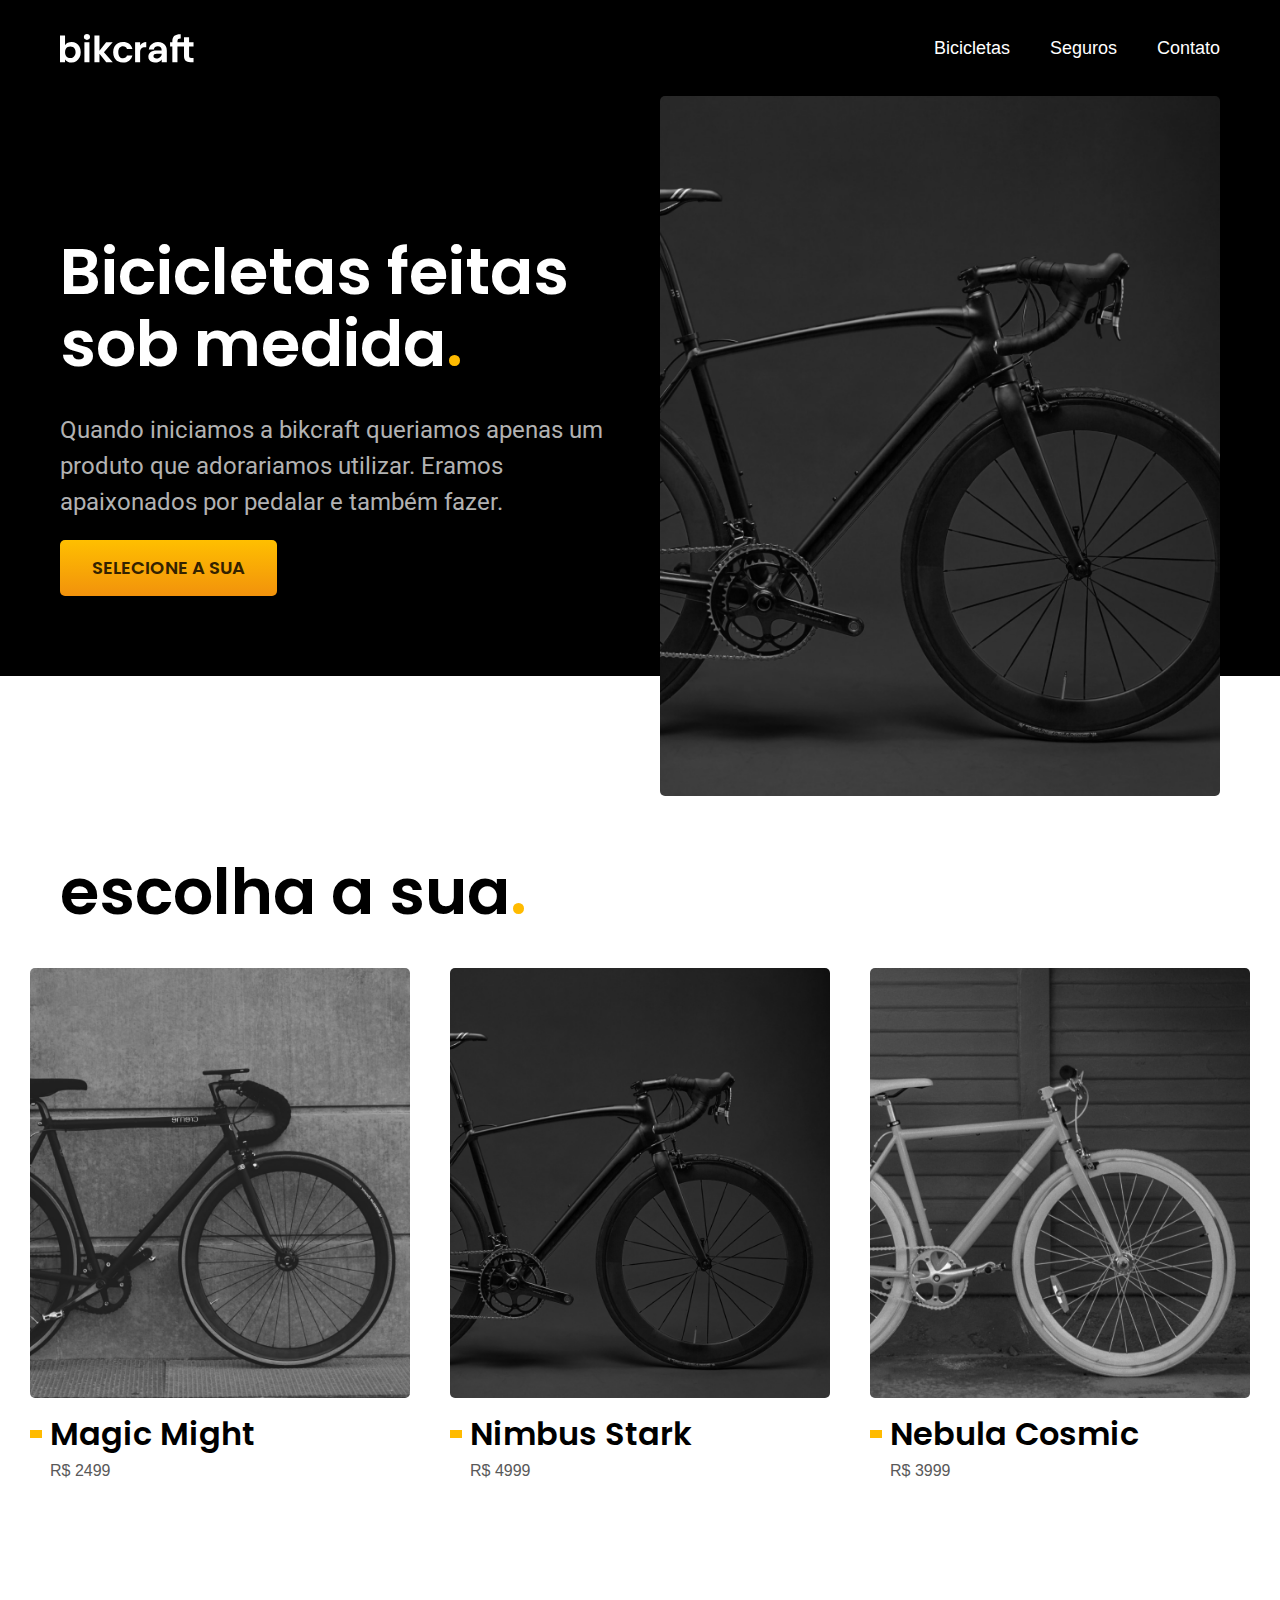
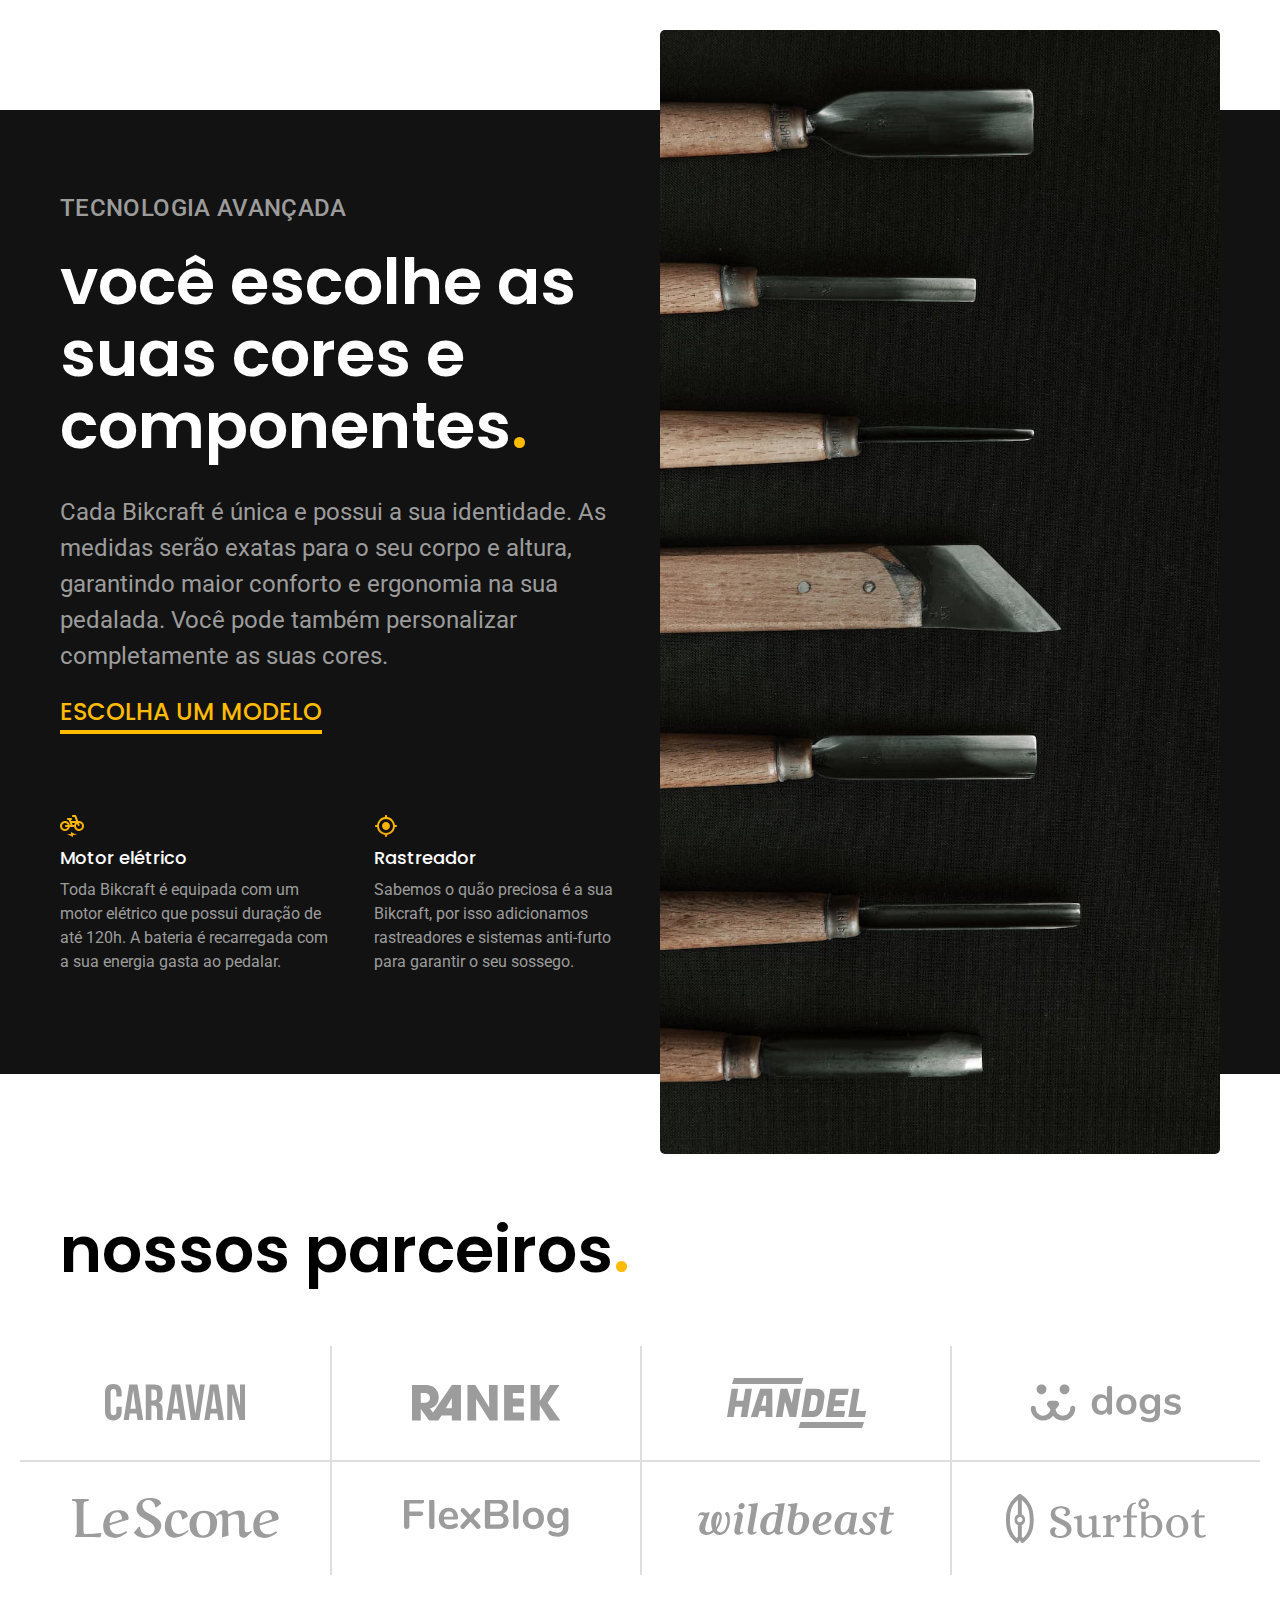
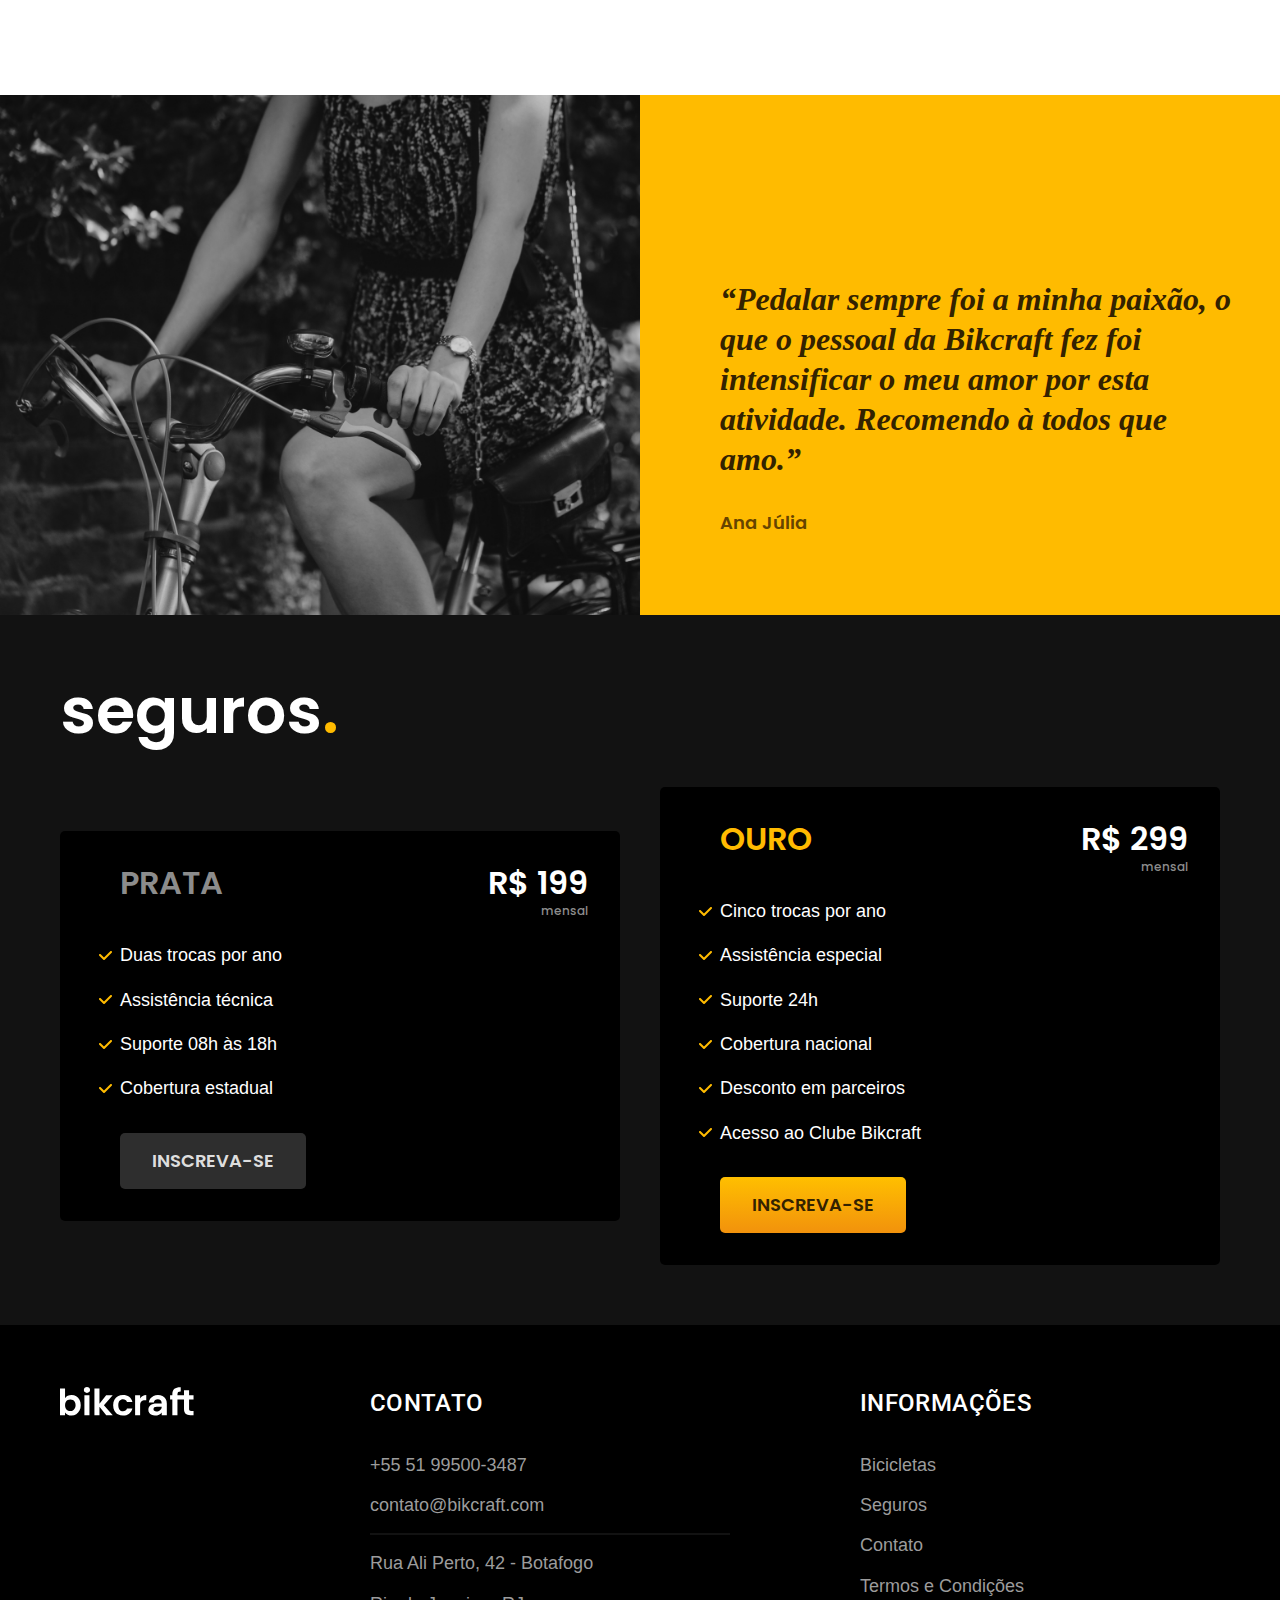
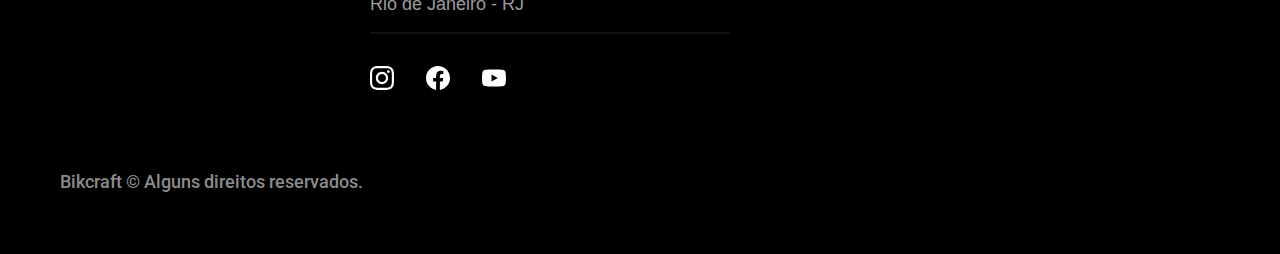
<file: index.html>
<!DOCTYPE html>
<html lang="pt-br">

<head>
    <meta charset="UTF-8">
    <meta name="viewport" content="width=device-width, initial-scale=1.0">
    <title>Bikcraft - Bicicletas Elétricas</title>
    <meta name="description"
        content="Bicicletas elétricas de alta precisão e qualidade,  feitas sob medida para o cliente. Explore o mundo na sua velocidade com a Bikcraft.">

    <link rel="icon" href="./img/favicon.svg" type="image/svg+xml">

    <link rel="preload" href="./estilos/style.min.css" as="style">
    <link rel="stylesheet" href="./estilos/style.min.css">

    <link rel="preconnect" href="https://fonts.googleapis.com">
    <link rel="preconnect" href="https://fonts.gstatic.com" crossorigin>
    <link href="https://fonts.googleapis.com/css2?family=Poppins:wght@400;600&family=Roboto:wght@400;500&display=swap"
        rel="stylesheet">

    <script>document.documentElement.classList.add('js');</script>
</head>

<body>
    <header class="header-bg">
        <div class="container header">
            <a href="./"><img src="img/bikcraft.svg" width="136" height="32" alt="bikcraft"></a>
            <nav aria-label="primaria">
                <ul class="header-menu font-1-m cor-branco">
                    <li><a href="./bicicletas.html">Bicicletas</a></li>
                    <li><a href="./seguros.html">Seguros</a></li>
                    <li><a href="./contato.html">Contato</a></li>
                </ul>
            </nav>
        </div>
    </header>

    <main class="introducao-bg">
        <div class="container introducao">
            <div class="introducao-conteudo">
                <h1 class="font-1-xxl cor-branco fadeInDown" data-anime="200">Bicicletas feitas sob medida<span
                        class="font-1-xxl cor-p1">.</span>
                </h1>
                <p class="font-2-l fadeInDown" data-anime="400">Quando iniciamos a bikcraft queriamos apenas um produto
                    que adorariamos utilizar.
                    Eramos apaixonados por pedalar e também fazer.</p>
                <a href="./bicicletas.html" class="botao fadeInDown" data-anime="600">Selecione a sua</a>
            </div>
            <picture data-anime="800" class="fadeInDown">
                <source media="(max-width: 800px)" srcset="./img/bicicletas/nimbus.jpg">
                <img src="img/fotos/introducao.jpg" width="1280" height="1600" alt="Bicicleta elétrica preta">
            </picture>
        </div>
    </main>

    <article class="bicicletas-lista">
        <h2 class="font-1-xxl container">escolha a sua<span class="cor-p1 font-1-xxl">.</span></h2>

        <ul>
            <li>
                <a href="./bicicletas/magic.html">
                    <img src="img/bicicletas/magic-home.jpg" width="920" height="1040" alt="Bicicleta preta">
                    <h3 class="font-1-xl">Magic Might</h3>
                    <span class="font-2-n cor-8">R$ 2499</span>
                </a>
            </li>
            <li>
                <a href="./bicicletas/nimbus.html">
                    <img src="img/bicicletas/nimbus-home.jpg" width="920" height="1040" alt="Bicicleta preta">
                    <h3 class="font-1-xl">Nimbus Stark</h3>
                    <span class="font-2-n cor-8">R$ 4999</span>
                </a>
            </li>
            <li>
                <a href="./bicicletas/nebula.html">
                    <img src="img/bicicletas/nebula-home.jpg" width="920" height="1040" alt="Bicicleta preta">
                    <h3 class="font-1-xl">Nebula Cosmic</h3>
                    <span class="font-2-n cor-8">R$ 3999</span>
                </a>
            </li>
        </ul>
    </article>

    <article class="tecnologia-bg">
        <div class="container tecnologia">
            <div class="tecnologia-conteudo">
                <span class="font-2-l-b cor-5">Tecnologia avançada</span>
                <h2 class="font-1-xxl cor-branco">você escolhe as suas cores e componentes<span
                        class="cor-p1 font-1-xxl">.</span></h2>
                <p class="font-2-l cor-5">Cada Bikcraft é única e possui a sua identidade. As medidas serão exatas para
                    o seu corpo e altura, garantindo maior conforto e ergonomia na sua pedalada. Você pode também
                    personalizar completamente as suas cores.</p>
                <a href="./bicicletas.html" class="link">Escolha um modelo</a>
                <div class="tecnologia-vantangens">
                    <div>
                        <img src="img/icones/eletrica.svg" width="24" height="24" alt="">
                        <h3 class="font-1-m cor-branco">Motor elétrico</h3>
                        <p class="font-2-s cor-5">Toda Bikcraft é equipada com um motor elétrico que possui duração de
                            até 120h. A bateria é recarregada com a sua energia gasta ao pedalar.</p>
                    </div>
                    <div>
                        <img src="img/icones/rastreador.svg" width="24" height="24" alt="">
                        <h3 class="font-1-m cor-branco">Rastreador</h3>
                        <p class="font-2-s cor-5">Sabemos o quão preciosa é a sua Bikcraft, por isso adicionamos
                            rastreadores e sistemas anti-furto para garantir o seu sossego.</p>
                    </div>
                </div>
            </div>
            <div class="tecnologia-img">
                <img src="img/fotos/tecnologia.jpg" width="1200" height="1920" alt="">
            </div>
        </div>
    </article>

    <section class="parceiros" aria-label="Nossos Parceiros">
        <h2 class="container font-1-xxl">nossos parceiros<span class="cor-p1 font-1-xxl">.</span></h2>

        <ul>
            <li><img src="img/parceiros/caravan.svg" width="140" height="38" alt="caravan"></li>
            <li><img src="img/parceiros/ranek.svg" width="149" height="36" alt="ranek"></li>
            <li><img src="img/parceiros/handel.svg" width="139" height="50" alt="handel"></li>
            <li><img src="img/parceiros/dogs.svg" width="152" height="39" alt="dogs"></li>
            <li><img src="img/parceiros/lescone.svg" width="208" height="31" alt="lescone"></li>
            <li><img src="img/parceiros/flexblog.svg" width="165" height="38" alt="flexblog"></li>
            <li><img src="img/parceiros/wildbeast.svg" width="196" height="34" alt="wildbeast"></li>
            <li><img src="img/parceiros/surfbot.svg" width="200" height="49" alt="surfbot"></li>
        </ul>
    </section>

    <section class="depoimento" aria-label="Depoimento">
        <div>
            <img src="img/fotos/depoimento.jpg" width="1560" height="1360"
                alt="pessoa pedalando uma bicicleta bikcraft">
        </div>
        <div class="depoimento-conteudo">
            <blockquote class="font-1-xl cor-p5">
                <p>“Pedalar sempre foi a minha paixão, o que o pessoal da Bikcraft fez foi intensificar o meu amor por
                    esta atividade. Recomendo à todos que amo.”</p>
            </blockquote>
            <span class="font-1-m-b cor-p4">Ana Júlia</span>
        </div>
    </section>

    <article class="seguros-bg">
        <div class="container seguros">
            <h2 class="font-1-xxl cor-branco">seguros<span class="cor-p1 font-1-xxl">.</span></h2>
            <div class="seguros-itens">
                <h3 class="font-1-xl cor-6">PRATA</h3>
                <span class="font-1-xl cor-branco">R$ 199 <span class="font-1-xs cor-6">mensal</span></span>
                <ul class="font-2-m cor-branco">
                    <li>Duas trocas por ano</li>
                    <li>Assistência técnica</li>
                    <li>Suporte 08h às 18h</li>
                    <li>Cobertura estadual</li>
                </ul>
                <a href="./orcamento.html" class="botao botao-02">Inscreva-se</a>
            </div>
            <div class="seguros-itens">
                <h3 class="font-1-xl cor-p1">OURO</h3>
                <span class="font-1-xl cor-branco">R$ 299 <span class="font-1-xs cor-6">mensal</span></span>
                <ul class="font-2-m cor-branco">
                    <li>Cinco trocas por ano</li>
                    <li>Assistência especial</li>
                    <li>Suporte 24h</li>
                    <li>Cobertura nacional</li>
                    <li>Desconto em parceiros</li>
                    <li>Acesso ao Clube Bikcraft </li>
                </ul>
                <a href="./orcamento.html" class="botao">Inscreva-se</a>
            </div>
        </div>
    </article>

    <footer class="footer-bg">
        <div class="footer container">
            <img src="img/bikcraft.svg" width="136" height="32" alt="Bikcraft">
            <div class="footer-contato">
                <h3 class="font-2-l-b cor-branco">Contato</h3>
                <ul class="font-2-m cor-5">
                    <li><a href="tel:+5551995003487">+55 51 99500-3487</a></li>
                    <li><a href="mailto:contato@bikcraft.com">contato@bikcraft.com</a></li>
                    <li>Rua Ali Perto, 42 - Botafogo</li>
                    <li>Rio de Janeiro - RJ</li>
                </ul>
                <div class="footer-redes">
                    <a href="/">
                        <img src="img/redes/instagram.svg" width="24" height="24" alt="Instagram">
                    </a>
                    <a href="/">
                        <img src="img/redes/facebook.svg" width="24" height="24" alt="Facebook">
                    </a>
                    <a href="/">
                        <img src="img/redes/youtube.svg" width="24" height="24" alt="Youtube">
                    </a>
                </div>
            </div>
            <div class="footer-informacoes">
                <h3 class="font-2-l-b cor-branco">Informações</h3>
                <nav>
                    <ul class="font-1-m cor-5">
                        <li><a href="./bicicletas.html">Bicicletas</a></li>
                        <li><a href="./seguros.html">Seguros</a></li>
                        <li><a href="./contato.html">Contato</a></li>
                        <li><a href="./termos.html">Termos e Condições</a></li>
                    </ul>
                </nav>
            </div>
            <p class="footer-copy font-2-m cor-6">Bikcraft © Alguns direitos reservados.</p>
        </div>

    </footer>

    <script src="./js/plugins/simple-anime.js"></script>
    <script src="./js/script.js"></script>

</body>

</html>
</file>
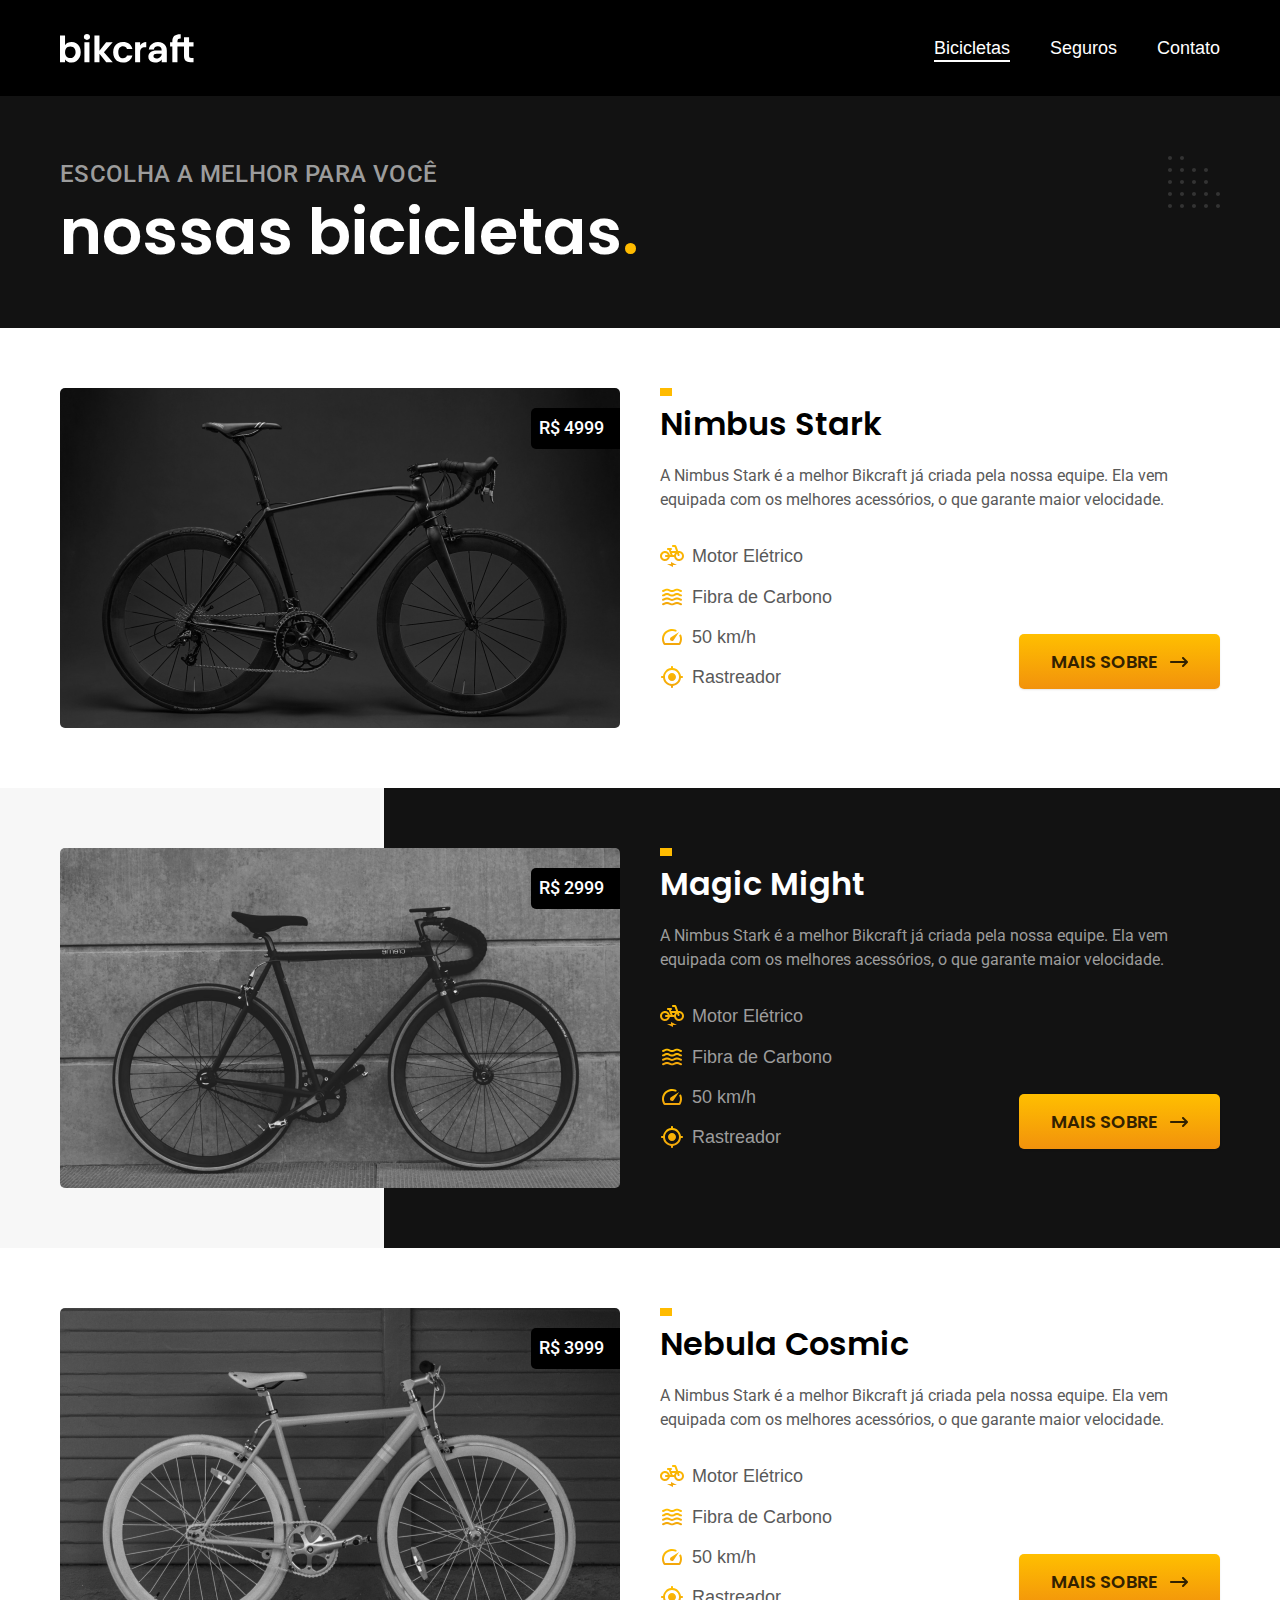
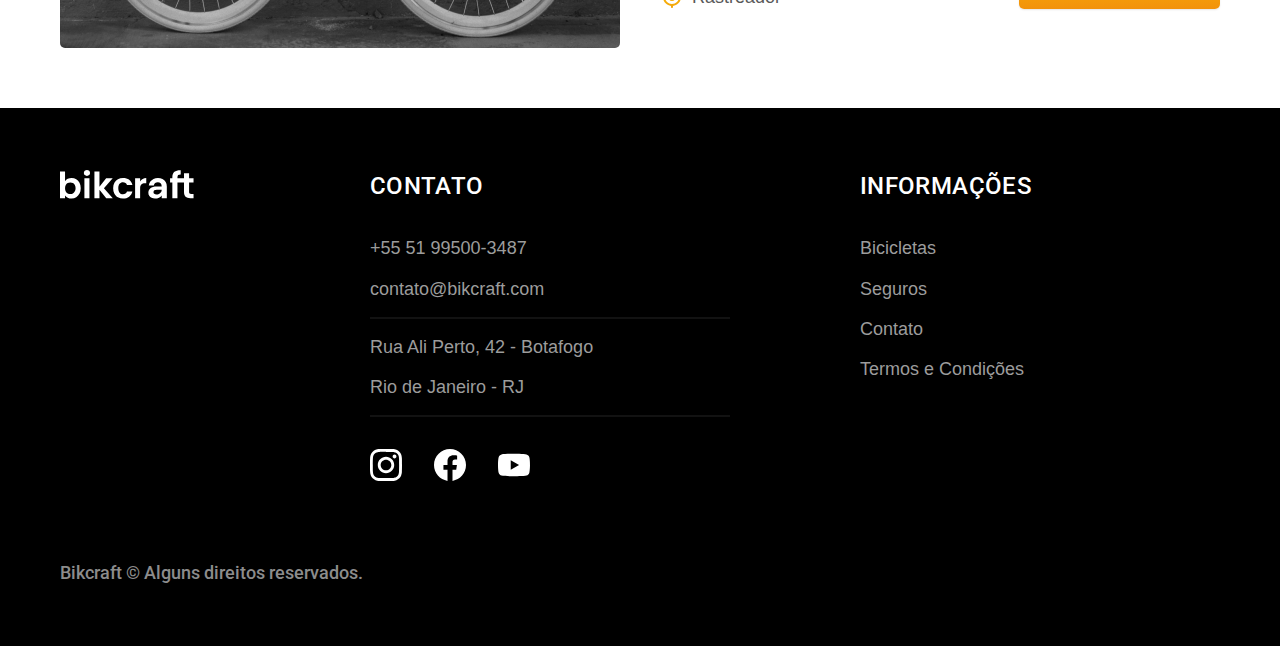
<file: bicicletas.html>
<!DOCTYPE html>
<html lang="pt-br">

<head>
    <meta charset="UTF-8">
    <meta name="viewport" content="width=device-width, initial-scale=1.0">
    <title>Bicicletas | Bikcraft</title>
    <meta name="description" content="Bicicletas personalizadas da Bikcraft para você, aproveite e escolha a sua!">

    <link rel="icon" href="./img/favicon.svg" type="image/svg+xml">

    <link rel="preload" href="./estilos/style.min.css" as="style">
    <link rel="stylesheet" href="./estilos/style.min.css">

    <link rel="preconnect" href="https://fonts.googleapis.com">
    <link rel="preconnect" href="https://fonts.gstatic.com" crossorigin>
    <link href="https://fonts.googleapis.com/css2?family=Poppins:wght@400;600&family=Roboto:wght@400;500&display=swap"
        rel="stylesheet">
    <script>document.documentElement.classList.add('js');</script>
</head>

<body id="bicicletas">
    <header class="header-bg">
        <div class="container header">
            <a href="./"><img src="img/bikcraft.svg" alt="bikcraft"></a>
            <nav aria-label="primaria">
                <ul class="header-menu font-1-m cor-branco">
                    <li><a href="./bicicletas.html">Bicicletas</a></li>
                    <li><a href="./seguros.html">Seguros</a></li>
                    <li><a href="./contato.html">Contato</a></li>
                </ul>
            </nav>
        </div>
    </header>

    <main>
        <div class="titulo-bg">
            <div class="titulo container">
                <p class="font-2-l-b cor-5">Escolha a melhor para você</p>
                <h1 class="font-1-xxl cor-branco">nossas bicicletas<span class="cor-p1 font-1-xxl">.</span></h1>
            </div>
        </div>

        <div class="bicicletas-bg">
            <div class="bicicletas container">
                <div class="bicicletas-img">
                    <img src="img/bicicletas/nimbus.jpg" alt="bicicleta preta">
                    <span class="font-2-m cor-branco">R$ 4999</span>
                </div>
                <div class="bicicletas-conteudo">
                    <h2 class="font-1-xl">Nimbus Stark</h2>
                    <p class="font-2-s cor-8">A Nimbus Stark é a melhor Bikcraft já criada pela nossa equipe. Ela vem
                        equipada com os melhores acessórios, o que garante maior velocidade.</p>
                    <ul class="font-1-m cor-8">
                        <li>
                            <img src="img/icones/eletrica.svg" alt="">
                            Motor Elétrico
                        </li>
                        <li>
                            <img src="img/icones/carbono.svg" alt="">
                            Fibra de Carbono
                        </li>
                        <li>
                            <img src="img/icones/velocidade.svg" alt="">
                            50 km/h
                        </li>
                        <li>
                            <img src="img/icones/rastreador.svg" alt="">
                            Rastreador
                        </li>
                    </ul>
                    <a href="./bicicletas/nimbus.html" class="botao seta">Mais Sobre</a>
                </div>


            </div>
        </div>

        <div class="bicicletas-bg">
            <div class="bicicletas container">
                <div class="bicicletas-img">
                    <img src="img/bicicletas/magic.jpg" alt="bicicleta preta">
                    <span class="font-2-m cor-branco">R$ 2999</span>
                </div>
                <div class="bicicletas-conteudo">
                    <h2 class="font-1-xl cor-branco">Magic Might</h2>
                    <p class="font-2-s cor-5">A Nimbus Stark é a melhor Bikcraft já criada pela nossa equipe. Ela vem
                        equipada com os melhores acessórios, o que garante maior velocidade.</p>
                    <ul class="font-1-m cor-5">
                        <li>
                            <img src="img/icones/eletrica.svg" alt="">
                            Motor Elétrico
                        </li>
                        <li>
                            <img src="img/icones/carbono.svg" alt="">
                            Fibra de Carbono
                        </li>
                        <li>
                            <img src="img/icones/velocidade.svg" alt="">
                            50 km/h
                        </li>
                        <li>
                            <img src="img/icones/rastreador.svg" alt="">
                            Rastreador
                        </li>
                    </ul>
                    <a href="./bicicletas/magic.html" class="botao seta">Mais Sobre</a>
                </div>


            </div>
        </div>

        <div class="bicicletas-bg">
            <div class="bicicletas container">
                <div class="bicicletas-img">
                    <img src="img/bicicletas/nebula.jpg" alt="bicicleta preta">
                    <span class="font-2-m cor-branco">R$ 3999</span>
                </div>
                <div class="bicicletas-conteudo">
                    <h2 class="font-1-xl">Nebula Cosmic</h2>
                    <p class="font-2-s cor-8">A Nimbus Stark é a melhor Bikcraft já criada pela nossa equipe. Ela vem
                        equipada com os melhores acessórios, o que garante maior velocidade.</p>
                    <ul class="font-1-m cor-8">
                        <li>
                            <img src="img/icones/eletrica.svg" alt="">
                            Motor Elétrico
                        </li>
                        <li>
                            <img src="img/icones/carbono.svg" alt="">
                            Fibra de Carbono
                        </li>
                        <li>
                            <img src="img/icones/velocidade.svg" alt="">
                            50 km/h
                        </li>
                        <li>
                            <img src="img/icones/rastreador.svg" alt="">
                            Rastreador
                        </li>
                    </ul>
                    <a href="./bicicletas/nebula.html" class="botao seta">Mais Sobre</a>
                </div>


            </div>
        </div>

    </main>

    <footer class="footer-bg">
        <div class="footer container">
            <img src="img/bikcraft.svg" alt="Bikcraft">
            <div class="footer-contato">
                <h3 class="font-2-l-b cor-branco">Contato</h3>
                <ul class="font-2-m cor-5">
                    <li><a href="tel:+5551995003487">+55 51 99500-3487</a></li>
                    <li><a href="mailto:contato@bikcraft.com">contato@bikcraft.com</a></li>
                    <li>Rua Ali Perto, 42 - Botafogo</li>
                    <li>Rio de Janeiro - RJ</li>
                </ul>
                <div class="footer-redes">
                    <a href="/">
                        <img src="img/redes/instagram.svg" alt="Instagram">
                    </a>
                    <a href="/">
                        <img src="img/redes/facebook.svg" alt="Facebook">
                    </a>
                    <a href="/">
                        <img src="img/redes/youtube.svg" alt="Youtube">
                    </a>
                </div>
            </div>
            <div class="footer-informacoes">
                <h3 class="font-2-l-b cor-branco">Informações</h3>
                <nav>
                    <ul class="font-1-m cor-5">
                        <li><a href="./bicicletas.html">Bicicletas</a></li>
                        <li><a href="./seguros.html">Seguros</a></li>
                        <li><a href="./contato.html">Contato</a></li>
                        <li><a href="./termos.html">Termos e Condições</a></li>
                    </ul>
                </nav>
            </div>
            <p class="footer-copy font-2-m cor-6">Bikcraft © Alguns direitos reservados.</p>
        </div>

    </footer>
    <script src="./js/script.js"></script>
</body>

</html>
</file>
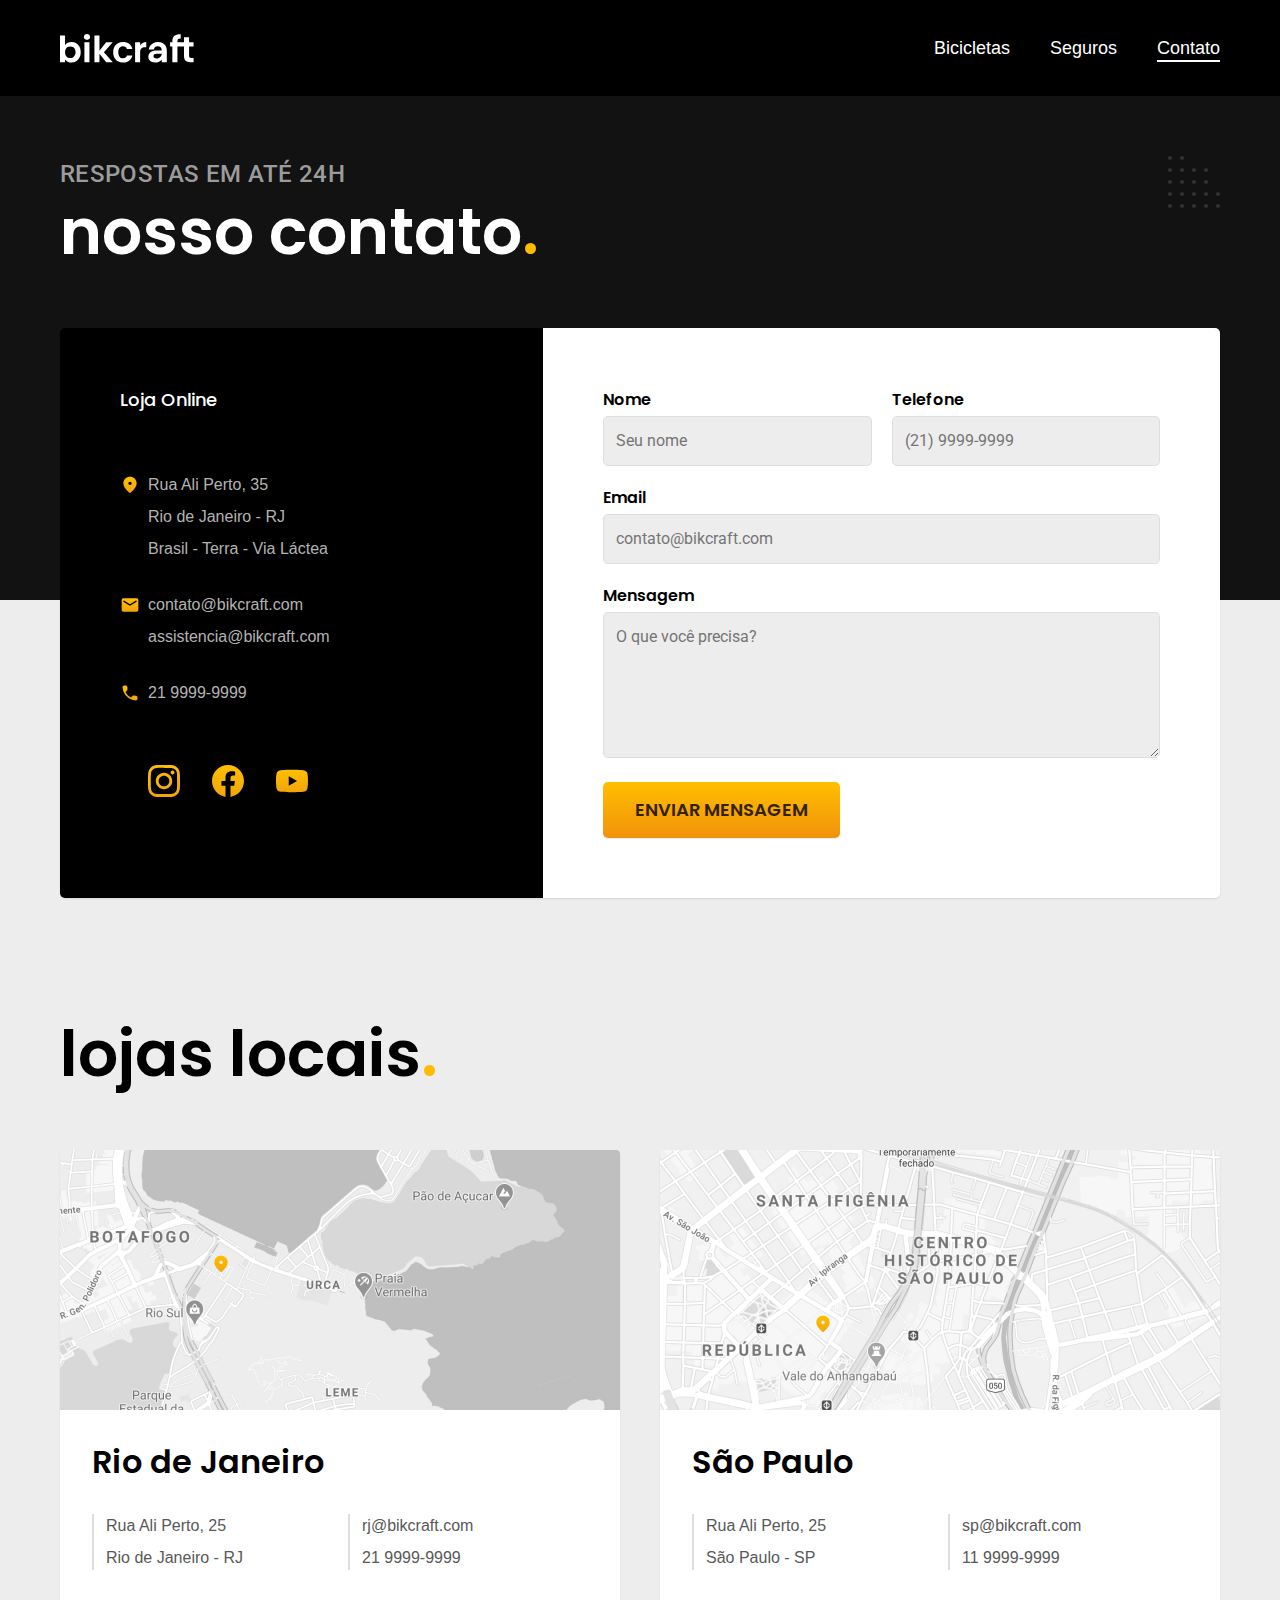
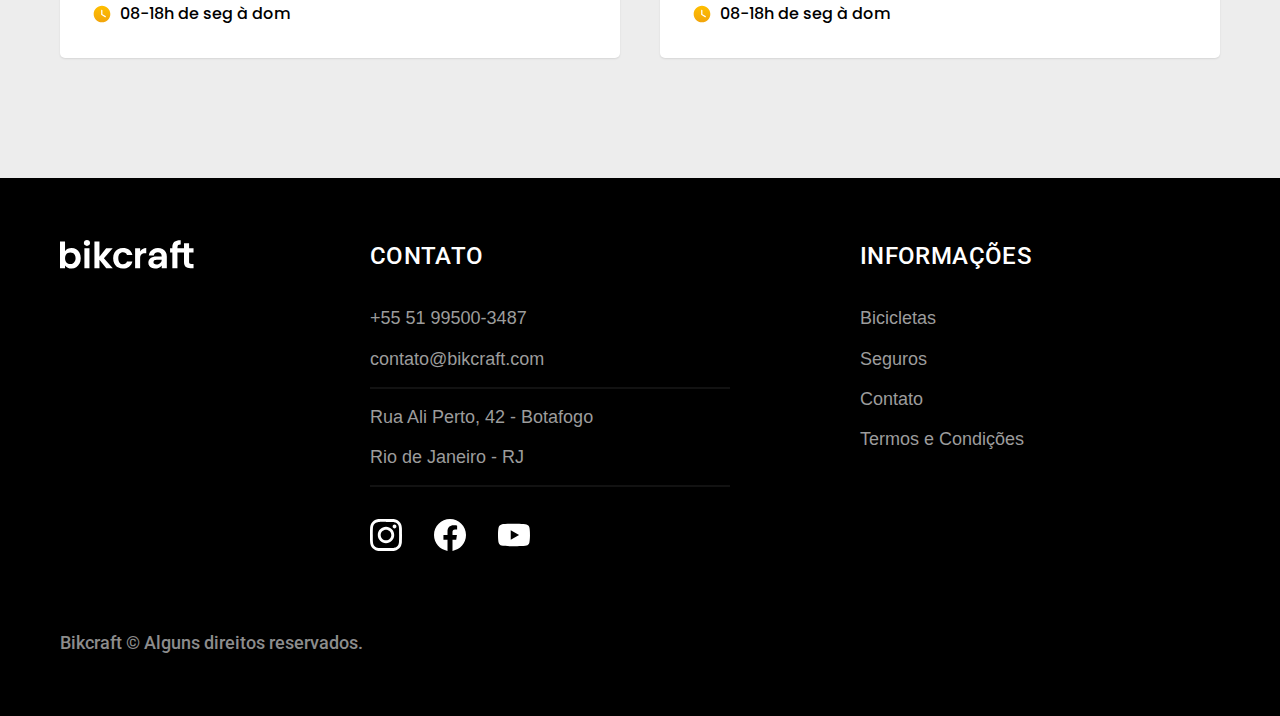
<file: contato.html>
<!DOCTYPE html>
<html lang="pt-br">

<head>
    <meta charset="UTF-8">
    <meta name="viewport" content="width=device-width, initial-scale=1.0">
    <title>Contatos | Bikcraft</title>
    <meta name="description" content="Contatos.">

    <link rel="icon" href="./img/favicon.svg" type="image/svg+xml">

    <link rel="preload" href="./estilos/style.min.css" as="style">
    <link rel="stylesheet" href="./estilos/style.min.css">

    <link rel="preconnect" href="https://fonts.googleapis.com">
    <link rel="preconnect" href="https://fonts.gstatic.com" crossorigin>
    <link href="https://fonts.googleapis.com/css2?family=Poppins:wght@400;600&family=Roboto:wght@400;500&display=swap"
        rel="stylesheet">
    <script>document.documentElement.classList.add('js');</script>
</head>

<body id="contato">
    <header class="header-bg">
        <div class="container header">
            <a href="./"><img src="img/bikcraft.svg" alt="bikcraft"></a>
            <nav aria-label="primaria">
                <ul class="header-menu font-1-m cor-branco">
                    <li><a href="./bicicletas.html">Bicicletas</a></li>
                    <li><a href="./seguros.html">Seguros</a></li>
                    <li><a href="./contato.html">Contato</a></li>
                </ul>
            </nav>
        </div>
    </header>

    <main>
        <div class="titulo-bg">
            <div class="titulo container">
                <p class="font-2-l-b cor-5">Respostas em até 24h</p>
                <h1 class="font-1-xxl cor-branco">nosso contato<span class="cor-p1 font-1-xxl">.</span></h1>
            </div>
        </div>

        <div class="contato container">
            <section aria-label="Endereço" class="contato-dados">
                <h2 class="font-1-m cor-branco">Loja Online</h2>
                <div class="contato-endereco font-2-s cor-4">
                    <p>Rua Ali Perto, 35</p>
                    <p>Rio de Janeiro - RJ</p>
                    <p>Brasil - Terra - Via Láctea</p>
                </div>
                <address class="contato-meios font-2-s cor-4">
                    <a href="mailto:contato@bikcraft.com">contato@bikcraft.com</a>
                    <a href="mailto:assistencia@bikcraft.com">assistencia@bikcraft.com</a>
                    <a href="tel:+552199999999">21 9999-9999</a>
                </address>
                <div class="contato-redes">
                    <a href="./">
                        <img src="img/redes/instagram-p.svg" alt="Instagram">
                    </a>
                    <a href="./">
                        <img src="img/redes/facebook-p.svg" alt="Facebook">
                    </a>
                    <a href="./">
                        <img src="img/redes/youtube-p.svg" alt="Youtube">
                    </a>
                </div>
            </section>

            <section aria-label="Formulário" class="contato-formulario">
                <form class="form" action="./contato.html">
                    <div>
                        <label for="nome">Nome</label>
                        <input type="text" id="nome" name="nome" placeholder="Seu nome">
                    </div>
                    <div>
                        <label for="telefone">Telefone</label>
                        <input type="text" id="telefone" name="telefone" placeholder="(21) 9999-9999">
                    </div>
                    <div class="col-2 ">
                        <label for="email">Email</label>
                        <input type="email" id="email" name="email" placeholder="contato@bikcraft.com">
                    </div>
                    <div class="col-2 ">
                        <label for="mensagem">Mensagem</label>
                        <textarea name="mensagem" id="mensagem" rows="5" placeholder="O que você precisa?"></textarea>
                    </div>
                    <button class="botao col-2 ">Enviar Mensagem</button>
                </form>
            </section>
        </div>
    </main>

    <article class="lojas container">
        <h2 class="font-1-xxl">lojas locais<span class="cor-p1 font-1-xxl">.</span></h2>
        <div class="lojas-item">
            <img src="./img/lojas/rj.jpg" alt="mapa marcando o endereço Rua Ali Perto, 25 - Rio de Janeiro - RJ">
            <div class="lojas-conteudo">
                <h3 class="font-1-xl">Rio de Janeiro</h3>
                <div class="lojas-dados font-2-s cor-8">
                    <p>Rua Ali Perto, 25</p>
                    <p>Rio de Janeiro - RJ</p>
                </div>
                <div class="lojas-dados font-2-s cor-8">
                    <a href="mailto:rj@bikcraft.com">rj@bikcraft.com</a>
                    <a href="tel:+552199999999">21 9999-9999</a>
                </div>
                <p class="font-1-s lojas-tempo"><img src="./img/icones/horario.svg" alt="">08-18h de seg à dom</p>
            </div>
        </div>

        <div class="lojas-item">
            <img src="./img/lojas/sp.jpg" alt="mapa marcando o endereço Rua Ali Perto, 25 - São Paulo - SP">
            <div class="lojas-conteudo">
                <h3 class="font-1-xl">São Paulo</h3>
                <div class="lojas-dados font-2-s cor-8">
                    <p>Rua Ali Perto, 25</p>
                    <p>São Paulo - SP</p>
                </div>
                <div class="lojas-dados font-2-s cor-8">
                    <a href="mailto:sp@bikcraft.com">sp@bikcraft.com</a>
                    <a href="tel:+551199999999">11 9999-9999</a>
                </div>
                <p class="font-1-s lojas-tempo"><img src="./img/icones/horario.svg" alt="">08-18h de seg à dom</p>
            </div>
        </div>
    </article>



    <footer class="footer-bg">
        <div class="footer container">
            <img src="img/bikcraft.svg" alt="Bikcraft">
            <div class="footer-contato">
                <h3 class="font-2-l-b cor-branco">Contato</h3>
                <ul class="font-2-m cor-5">
                    <li><a href="tel:+5551995003487">+55 51 99500-3487</a></li>
                    <li><a href="mailto:contato@bikcraft.com">contato@bikcraft.com</a></li>
                    <li>Rua Ali Perto, 42 - Botafogo</li>
                    <li>Rio de Janeiro - RJ</li>
                </ul>
                <div class="footer-redes">
                    <a href="/">
                        <img src="img/redes/instagram.svg" alt="Instagram">
                    </a>
                    <a href="/">
                        <img src="img/redes/facebook.svg" alt="Facebook">
                    </a>
                    <a href="/">
                        <img src="img/redes/youtube.svg" alt="Youtube">
                    </a>
                </div>
            </div>
            <div class="footer-informacoes">
                <h3 class="font-2-l-b cor-branco">Informações</h3>
                <nav>
                    <ul class="font-1-m cor-5">
                        <li><a href="./bicicletas.html">Bicicletas</a></li>
                        <li><a href="./seguros.html">Seguros</a></li>
                        <li><a href="./contato.html">Contato</a></li>
                        <li><a href="./termos.html">Termos e Condições</a></li>
                    </ul>
                </nav>
            </div>
            <p class="footer-copy font-2-m cor-6">Bikcraft © Alguns direitos reservados.</p>
        </div>

    </footer>
    <script src="./js/script.js"></script>
    <script src="./js/formulario.js"></script>
</body>

</html>
</file>
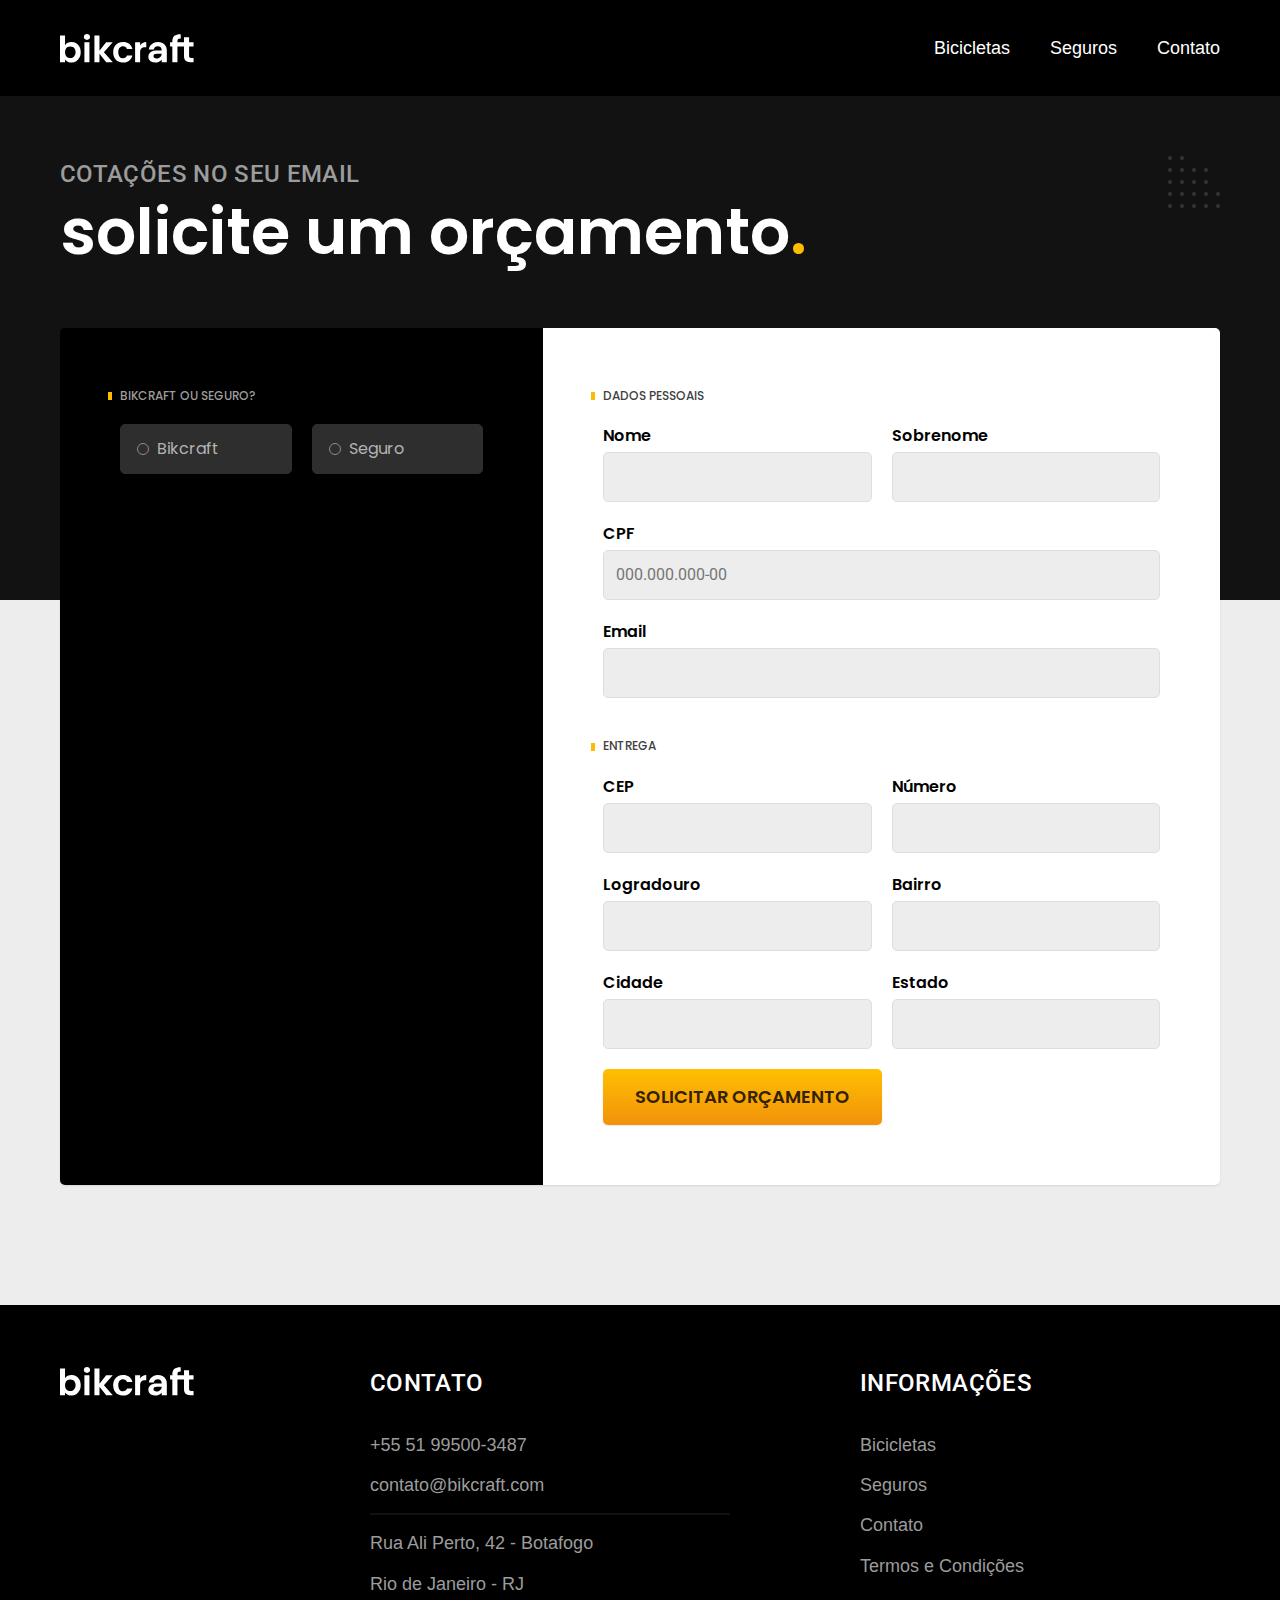
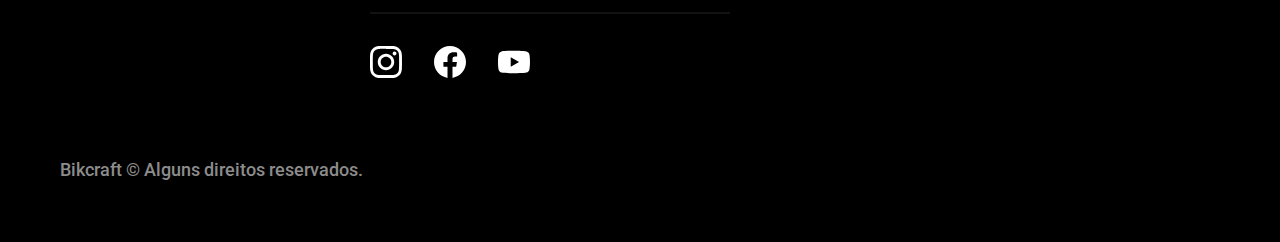
<file: orcamento.html>
<!DOCTYPE html>
<html lang="pt-br">

<head>
    <meta charset="UTF-8">
    <meta name="viewport" content="width=device-width, initial-scale=1.0">
    <title>Orçamento | Bikcraft</title>
    <meta name="description" content="Faça seu orçamento.">

    <link rel="icon" href="./img/favicon.svg" type="image/svg+xml">

    <link rel="preload" href="./estilos/style.min.css" as="style">
    <link rel="stylesheet" href="./estilos/style.min.css">

    <link rel="preconnect" href="https://fonts.googleapis.com">
    <link rel="preconnect" href="https://fonts.gstatic.com" crossorigin>
    <link href="https://fonts.googleapis.com/css2?family=Poppins:wght@400;600&family=Roboto:wght@400;500&display=swap"
        rel="stylesheet">
    <script>document.documentElement.classList.add('js');</script>
</head>

<body id="orcamento">
    <header class="header-bg">
        <div class="container header">
            <a href="./"><img src="img/bikcraft.svg" alt="bikcraft"></a>
            <nav aria-label="primaria">
                <ul class="header-menu font-1-m cor-branco">
                    <li><a href="./bicicletas.html">Bicicletas</a></li>
                    <li><a href="./seguros.html">Seguros</a></li>
                    <li><a href="./contato.html">Contato</a></li>
                </ul>
            </nav>
        </div>
    </header>

    <main>
        <div class="titulo-bg">
            <div class="titulo container">
                <p class="font-2-l-b cor-5">Cotações no seu email</p>
                <h1 class="font-1-xxl cor-branco">solicite um orçamento<span class="cor-p1 font-1-xxl">.</span></h1>
            </div>
        </div>

        <form class="orcamento container" action="./">
            <div class="orcamento-produto">
                <h2 class="font-1-xs cor-5">Bikcraft ou Seguro?</h2>

                <input type="radio" name="tipo" value="bikcraft" id="bikcraft">
                <label for="bikcraft">Bikcraft</label>

                <input type="radio" name="tipo" value="seguro" id="seguro">
                <label for="seguro">Seguro</label>

                <div class="orcamento-conteudo" id="orcamento-bikcraft">
                    <h2 class="font-1-xs cor-5">Escolha a sua</h2>

                    <input type="radio" name="produto" id="nimbus" value="nimbus">
                    <label for="nimbus">Nimbus Stark <span>R$ 4999</span></label>
                    <div class="orcamento-detalhes">
                        <ul class="font-1-xs cor-8">
                            <li><img src="./img/icones/eletrica.svg" alt=""> Motor Elétrico</li>
                            <li><img src="./img/icones/carbono.svg" alt=""> Fibra de Carbono</li>
                            <li><img src="./img/icones/velocidade.svg" alt=""> 50 km/h</li>
                            <li><img src="./img/icones/rastreador.svg" alt=""> Rastreador</li>
                        </ul>
                        <img src="./img/bicicletas/nimbus.jpg" alt="Bicicleta preta">
                    </div>

                    <input type="radio" name="produto" id="magic" value="magic">
                    <label for="magic">Magic Might <span>R$ 2499</span></label>
                    <div class="orcamento-detalhes">
                        <ul class="font-1-xs cor-8">
                            <li><img src="./img/icones/eletrica.svg" alt=""> Motor Elétrico</li>
                            <li><img src="./img/icones/carbono.svg" alt=""> Fibra de Carbono</li>
                            <li><img src="./img/icones/velocidade.svg" alt=""> 45 km/h</li>
                            <li><img src="./img/icones/rastreador.svg" alt=""> Rastreador</li>
                        </ul>
                        <img src="./img/bicicletas/magic.jpg" alt="Bicicleta preta">
                    </div>

                    <input type="radio" name="produto" id="nebula" value="nebula">
                    <label for="nebula">Nebula Cosmic <span>R$ 3999</span></label>
                    <div class="orcamento-detalhes">
                        <ul class="font-1-xs cor-8">
                            <li><img src="./img/icones/eletrica.svg" alt=""> Motor Elétrico</li>
                            <li><img src="./img/icones/carbono.svg" alt=""> Fibra de Carbono</li>
                            <li><img src="./img/icones/velocidade.svg" alt=""> 40 km/h</li>
                            <li><img src="./img/icones/rastreador.svg" alt=""> Rastreador</li>
                        </ul>
                        <img src="./img/bicicletas/nebula.jpg" alt="Bicicleta branca">
                    </div>
                </div>

                <div class="orcamento-conteudo" id="orcamento-seguro">
                    <h2 class="font-1-xs cor-5">Escolha o plano</h2>

                    <input type="radio" name="produto" id="prata" value="prata">
                    <label for="prata">Prata <span>R$ 199</span></label>

                    <input type="radio" name="produto" id="ouro" value="ouro">
                    <label for="ouro">Ouro <span>R$ 299</span></label>
                </div>


            </div>

            <div class="orcamento-dados form">
                <h2 class="font-1-xs cor-9 col-2">dados pessoais</h2>
                <div>
                    <label for="nome">Nome</label>
                    <input type="text" id="nome" name="nome">
                </div>
                <div>
                    <label for="sobrenome">Sobrenome</label>
                    <input type="text" id="sobrenome" name="sobrenome">
                </div>
                <div class="col-2">
                    <label for="cpf">CPF</label>
                    <input type="text" id="cpf" name="cpf" placeholder="000.000.000-00">
                </div>
                <div class="col-2">
                    <label for="email">Email</label>
                    <input type="email" id="email" name="email">
                </div>
                <h2 class="font-1-xs cor-9 col-2">entrega</h2>
                <div>
                    <label for="cep">CEP</label>
                    <input type="text" id="cep" name="cep">
                </div>
                <div>
                    <label for="numero">Número</label>
                    <input type="text" id="numero" name="numero">
                </div>
                <div>
                    <label for="logradouro">Logradouro</label>
                    <input type="text" id="logradouro" name="logradouro">
                </div>
                <div>
                    <label for="bairro">Bairro</label>
                    <input type="text" id="bairro" name="bairro">
                </div>
                <div>
                    <label for="cidade">Cidade</label>
                    <input type="text" id="cidade" name="cidade">
                </div>
                <div>
                    <label for="estado">Estado</label>
                    <input type="text" id="estado" name="estado">
                </div>
                <button class="botao col-2">Solicitar Orçamento</button>
            </div>

        </form>

    </main>

    <footer class="footer-bg">
        <div class="footer container">
            <img src="img/bikcraft.svg" alt="Bikcraft">
            <div class="footer-contato">
                <h3 class="font-2-l-b cor-branco">Contato</h3>
                <ul class="font-2-m cor-5">
                    <li><a href="tel:+5551995003487">+55 51 99500-3487</a></li>
                    <li><a href="mailto:contato@bikcraft.com">contato@bikcraft.com</a></li>
                    <li>Rua Ali Perto, 42 - Botafogo</li>
                    <li>Rio de Janeiro - RJ</li>
                </ul>
                <div class="footer-redes">
                    <a href="/">
                        <img src="img/redes/instagram.svg" alt="Instagram">
                    </a>
                    <a href="/">
                        <img src="img/redes/facebook.svg" alt="Facebook">
                    </a>
                    <a href="/">
                        <img src="img/redes/youtube.svg" alt="Youtube">
                    </a>
                </div>
            </div>
            <div class="footer-informacoes">
                <h3 class="font-2-l-b cor-branco">Informações</h3>
                <nav>
                    <ul class="font-1-m cor-5">
                        <li><a href="./bicicletas.html">Bicicletas</a></li>
                        <li><a href="./seguros.html">Seguros</a></li>
                        <li><a href="./contato.html">Contato</a></li>
                        <li><a href="./termos.html">Termos e Condições</a></li>
                    </ul>
                </nav>
            </div>
            <p class="footer-copy font-2-m cor-6">Bikcraft © Alguns direitos reservados.</p>
        </div>

    </footer>
    <script src="./js/script.js"></script>
    <script src="./js/formulario.js"></script>

</body>

</html>
</file>
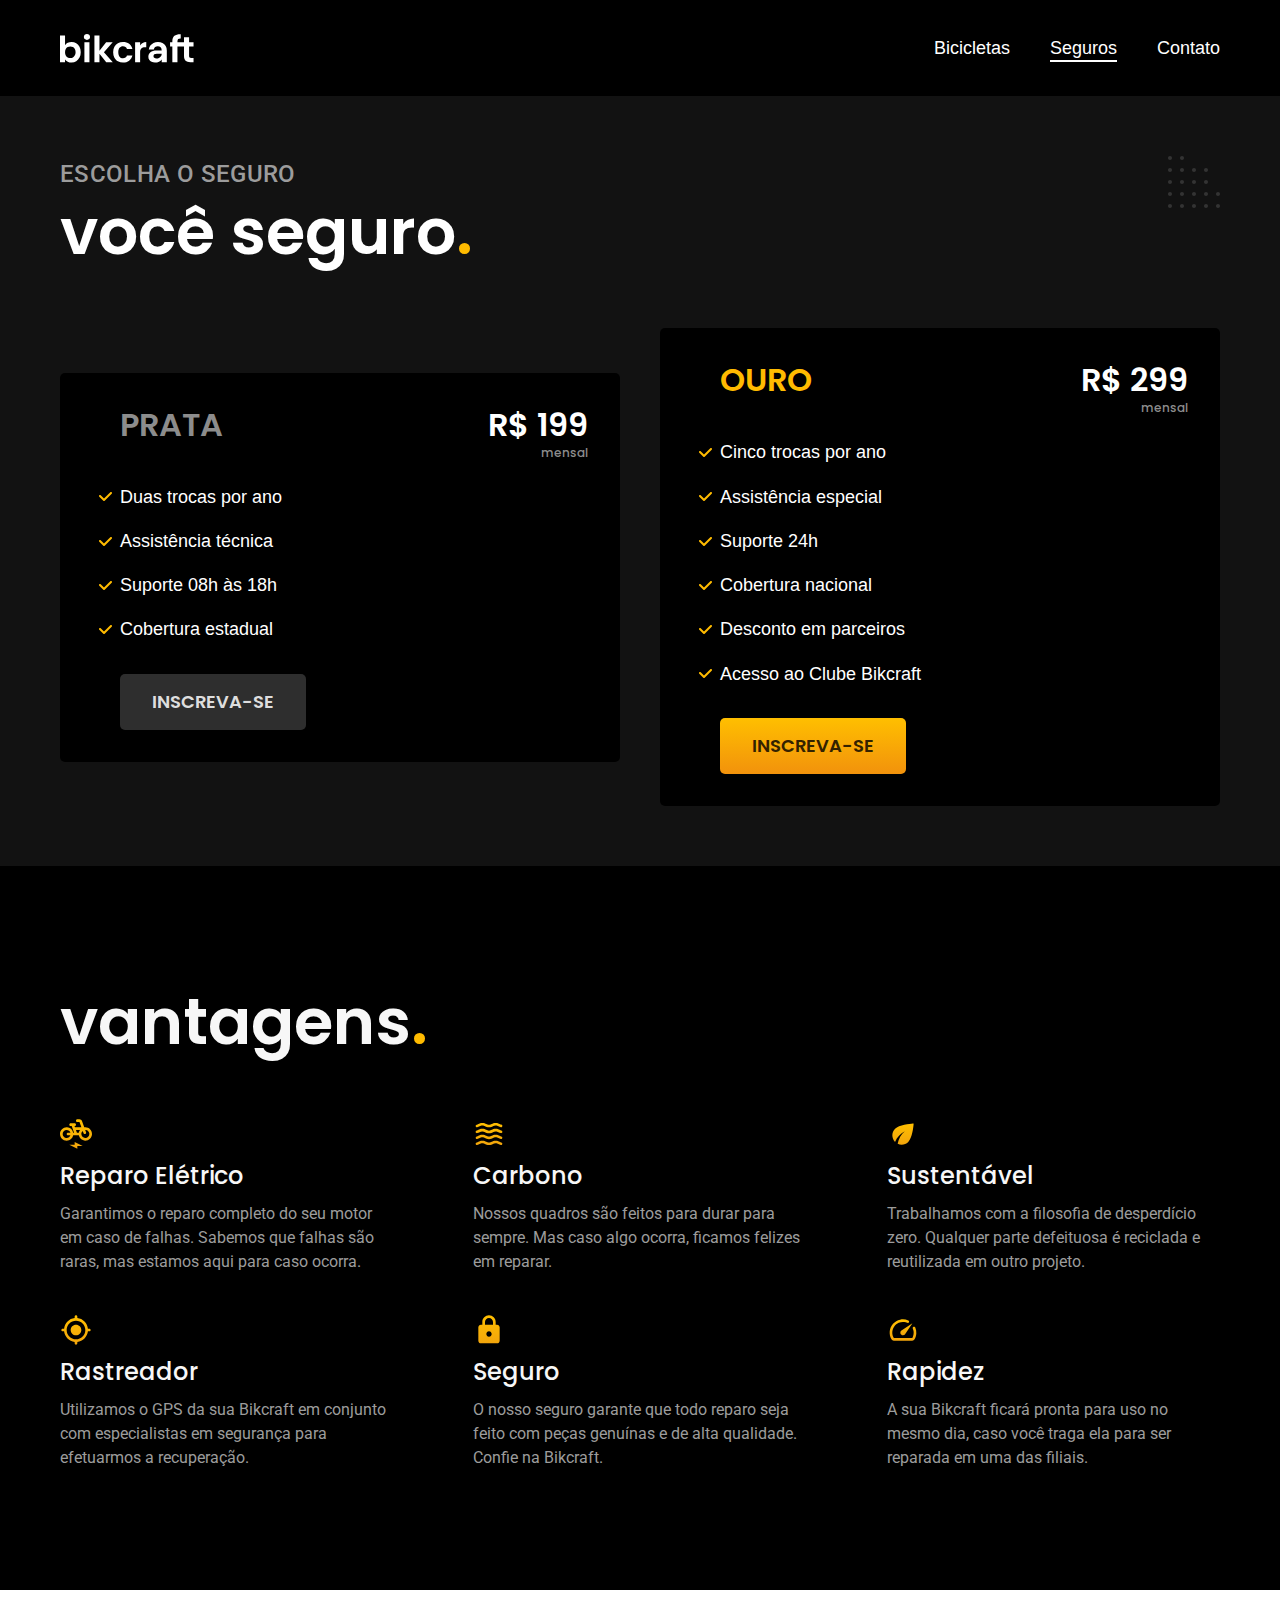
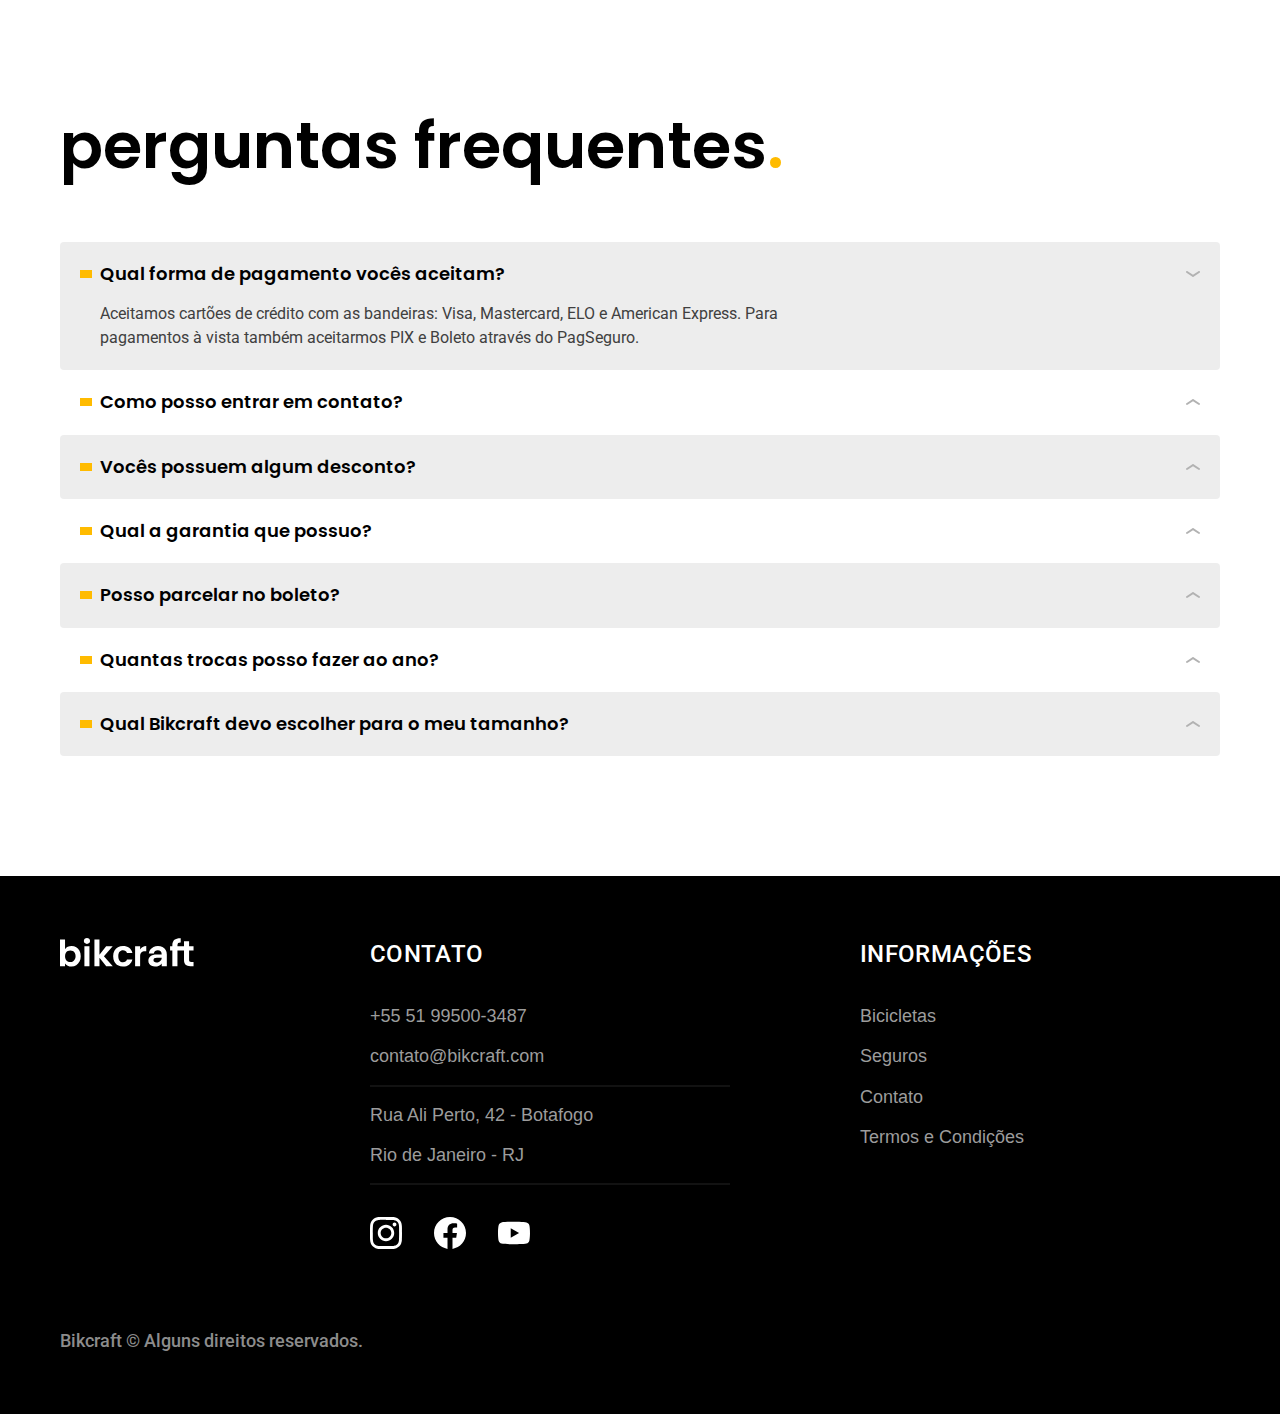
<file: seguros.html>
<!DOCTYPE html>
<html lang="pt-br">

<head>
    <meta charset="UTF-8">
    <meta name="viewport" content="width=device-width, initial-scale=1.0">
    <title>Seguros | Bikcraft</title>
    <meta name="description" content="Nossos planos de seguros.">

    <link rel="icon" href="./img/favicon.svg" type="image/svg+xml">

    <link rel="preload" href="./estilos/style.min.css" as="style">
    <link rel="stylesheet" href="./estilos/style.min.css">

    <link rel="preconnect" href="https://fonts.googleapis.com">
    <link rel="preconnect" href="https://fonts.gstatic.com" crossorigin>
    <link href="https://fonts.googleapis.com/css2?family=Poppins:wght@400;600&family=Roboto:wght@400;500&display=swap"
        rel="stylesheet">
    <script>document.documentElement.classList.add('js');</script>
</head>

<body id="seguros">
    <header class="header-bg">
        <div class="container header">
            <a href="./"><img src="img/bikcraft.svg" alt="bikcraft"></a>
            <nav aria-label="primaria">
                <ul class="header-menu font-1-m cor-branco">
                    <li><a href="./bicicletas.html">Bicicletas</a></li>
                    <li><a href="./seguros.html">Seguros</a></li>
                    <li><a href="./contato.html">Contato</a></li>
                </ul>
            </nav>
        </div>
    </header>

    <main class="seguros-bg">
        <div class="titulo-bg">
            <div class="titulo container">
                <p class="font-2-l-b cor-5">Escolha o seguro</p>
                <h1 class="font-1-xxl cor-branco">você seguro<span class="cor-p1 font-1-xxl">.</span></h1>
            </div>
        </div>


        <div class="container seguros">
            <div class="seguros-itens fadeInLeft" data-anime="200">
                <h3 class="font-1-xl cor-6">PRATA</h3>
                <span class="font-1-xl cor-branco">R$ 199 <span class="font-1-xs cor-6">mensal</span></span>
                <ul class="font-2-m cor-branco">
                    <li>Duas trocas por ano</li>
                    <li>Assistência técnica</li>
                    <li>Suporte 08h às 18h</li>
                    <li>Cobertura estadual</li>
                </ul>
                <a href="./orcamento.html?tipo=seguro&produto=prata" class="botao botao-02">Inscreva-se</a>
            </div>
            <div class="seguros-itens fadeInRight" data-anime="400">
                <h3 class="font-1-xl cor-p1">OURO</h3>
                <span class="font-1-xl cor-branco">R$ 299 <span class="font-1-xs cor-6">mensal</span></span>
                <ul class="font-2-m cor-branco">
                    <li>Cinco trocas por ano</li>
                    <li>Assistência especial</li>
                    <li>Suporte 24h</li>
                    <li>Cobertura nacional</li>
                    <li>Desconto em parceiros</li>
                    <li>Acesso ao Clube Bikcraft </li>
                </ul>
                <a href="./orcamento.html?tipo=seguro&produto=ouro" class="botao">Inscreva-se</a>
            </div>
        </div>
    </main>


    <article class="vantagens-bg">
        <div class="vantagens container">
            <h2 class="font-1-xxl cor-0">vantagens<span class="cor-p1 font-1-xxl">.</span></h2>
            <ul>
                <li>
                    <img src="img/icones/eletrica.svg" alt="">
                    <h3 class="font-1-l cor-0">Reparo Elétrico</h3>
                    <p class="font-2-s cor-5">Garantimos o reparo completo do seu motor em caso de falhas. Sabemos que
                        falhas são raras, mas estamos aqui para caso ocorra.</p>
                </li>
                <li>
                    <img src="img/icones/carbono.svg" alt="">
                    <h3 class="font-1-l cor-0">Carbono</h3>
                    <p class="font-2-s cor-5">Nossos quadros são feitos para durar para sempre. Mas caso algo ocorra,
                        ficamos felizes em reparar.</p>
                </li>
                <li>
                    <img src="img/icones/sustentavel.svg" alt="">
                    <h3 class="font-1-l cor-0">Sustentável</h3>
                    <p class="font-2-s cor-5">Trabalhamos com a filosofia de desperdício zero. Qualquer parte defeituosa
                        é reciclada e reutilizada em outro projeto.</p>
                </li>
                <li>
                    <img src="img/icones/rastreador.svg" alt="">
                    <h3 class="font-1-l cor-0">Rastreador</h3>
                    <p class="font-2-s cor-5">Utilizamos o GPS da sua Bikcraft em conjunto com especialistas em
                        segurança para efetuarmos a recuperação.</p>
                </li>
                <li>
                    <img src="img/icones/seguro.svg" alt="">
                    <h3 class="font-1-l cor-0">Seguro</h3>
                    <p class="font-2-s cor-5">O nosso seguro garante que todo reparo seja feito com peças genuínas e de
                        alta qualidade. Confie na Bikcraft.</p>
                </li>
                <li>
                    <img src="img/icones/velocidade.svg" alt="">
                    <h3 class="font-1-l cor-0">Rapidez</h3>
                    <p class="font-2-s cor-5">A sua Bikcraft ficará pronta para uso no mesmo dia, caso você traga ela
                        para ser reparada em uma das filiais.</p>
                </li>
            </ul>
        </div>
    </article>


    <article class="perguntas container">
        <h2 class="font-1-xxl">perguntas frequentes<span class="cor-p1 font-1-xxl">.</span></h2>

        <dl>
            <div>
                <dt><button class="font-1-m-b" aria-controls="pergunta1" aria-expanded="true">Qual forma de pagamento
                        vocês aceitam?</button></dt>
                <dd class="font-2-s cor-9 ativa" id="pergunta1">Aceitamos cartões de crédito com as bandeiras: Visa,
                    Mastercard, ELO e
                    American Express. Para pagamentos à vista também aceitarmos PIX e Boleto através do PagSeguro.</dd>
            </div>
            <div>
                <dt><button class="font-1-m-b" aria-controls="pergunta2" aria-expanded="false">Como posso entrar em
                        contato?</button></dt>
                <dd class="font-2-s cor-9" id="pergunta2">Aceitamos cartões de crédito com as bandeiras: Visa,
                    Mastercard, ELO e
                    American Express. Para pagamentos à vista também aceitarmos PIX e Boleto através do PagSeguro.</dd>
            </div>
            <div>
                <dt><button class="font-1-m-b" aria-controls="pergunta3" aria-expanded="false">Vocês possuem algum
                        desconto?</button></dt>
                <dd class="font-2-s cor-9" id="pergunta3">Aceitamos cartões de crédito com as bandeiras: Visa,
                    Mastercard, ELO e
                    American Express. Para pagamentos à vista também aceitarmos PIX e Boleto através do PagSeguro.</dd>
            </div>
            <div>
                <dt><button class="font-1-m-b" aria-controls="pergunta4" aria-expanded="false">Qual a garantia que
                        possuo?</button></dt>
                <dd class="font-2-s cor-9" id="pergunta4">Aceitamos cartões de crédito com as bandeiras: Visa,
                    Mastercard, ELO e
                    American Express. Para pagamentos à vista também aceitarmos PIX e Boleto através do PagSeguro.</dd>
            </div>
            <div>
                <dt><button class="font-1-m-b" aria-controls="pergunta5" aria-expanded="false">Posso parcelar no
                        boleto?</button></dt>
                <dd class="font-2-s cor-9" id="pergunta5">Aceitamos cartões de crédito com as bandeiras: Visa,
                    Mastercard, ELO e
                    American Express. Para pagamentos à vista também aceitarmos PIX e Boleto através do PagSeguro.</dd>
            </div>
            <div>
                <dt><button class="font-1-m-b" aria-controls="pergunta6" aria-expanded="false">Quantas trocas posso
                        fazer ao ano?</button></dt>
                <dd class="font-2-s cor-9" id="pergunta6">Aceitamos cartões de crédito com as bandeiras: Visa,
                    Mastercard, ELO e
                    American Express. Para pagamentos à vista também aceitarmos PIX e Boleto através do PagSeguro.</dd>
            </div>
            <div>
                <dt><button class="font-1-m-b" aria-controls="pergunta7" aria-expanded="false">Qual Bikcraft devo
                        escolher para o meu tamanho?</button></dt>
                <dd class="font-2-s cor-9" id="pergunta7">Aceitamos cartões de crédito com as bandeiras: Visa,
                    Mastercard, ELO e
                    American Express. Para pagamentos à vista também aceitarmos PIX e Boleto através do PagSeguro.</dd>
            </div>
        </dl>
    </article>


    <footer class="footer-bg">
        <div class="footer container">
            <img src="img/bikcraft.svg" alt="Bikcraft">
            <div class="footer-contato">
                <h3 class="font-2-l-b cor-branco">Contato</h3>
                <ul class="font-2-m cor-5">
                    <li><a href="tel:+5551995003487">+55 51 99500-3487</a></li>
                    <li><a href="mailto:contato@bikcraft.com">contato@bikcraft.com</a></li>
                    <li>Rua Ali Perto, 42 - Botafogo</li>
                    <li>Rio de Janeiro - RJ</li>
                </ul>
                <div class="footer-redes">
                    <a href="/">
                        <img src="img/redes/instagram.svg" alt="Instagram">
                    </a>
                    <a href="/">
                        <img src="img/redes/facebook.svg" alt="Facebook">
                    </a>
                    <a href="/">
                        <img src="img/redes/youtube.svg" alt="Youtube">
                    </a>
                </div>
            </div>
            <div class="footer-informacoes">
                <h3 class="font-2-l-b cor-branco">Informações</h3>
                <nav>
                    <ul class="font-1-m cor-5">
                        <li><a href="./bicicletas.html">Bicicletas</a></li>
                        <li><a href="./seguros.html">Seguros</a></li>
                        <li><a href="./contato.html">Contato</a></li>
                        <li><a href="./termos.html">Termos e Condições</a></li>
                    </ul>
                </nav>
            </div>
            <p class="footer-copy font-2-m cor-6">Bikcraft © Alguns direitos reservados.</p>
        </div>

    </footer>
    <script src="./js/plugins/simple-anime.js"></script>
    <script src="./js/script.js"></script>
</body>

</html>
</file>
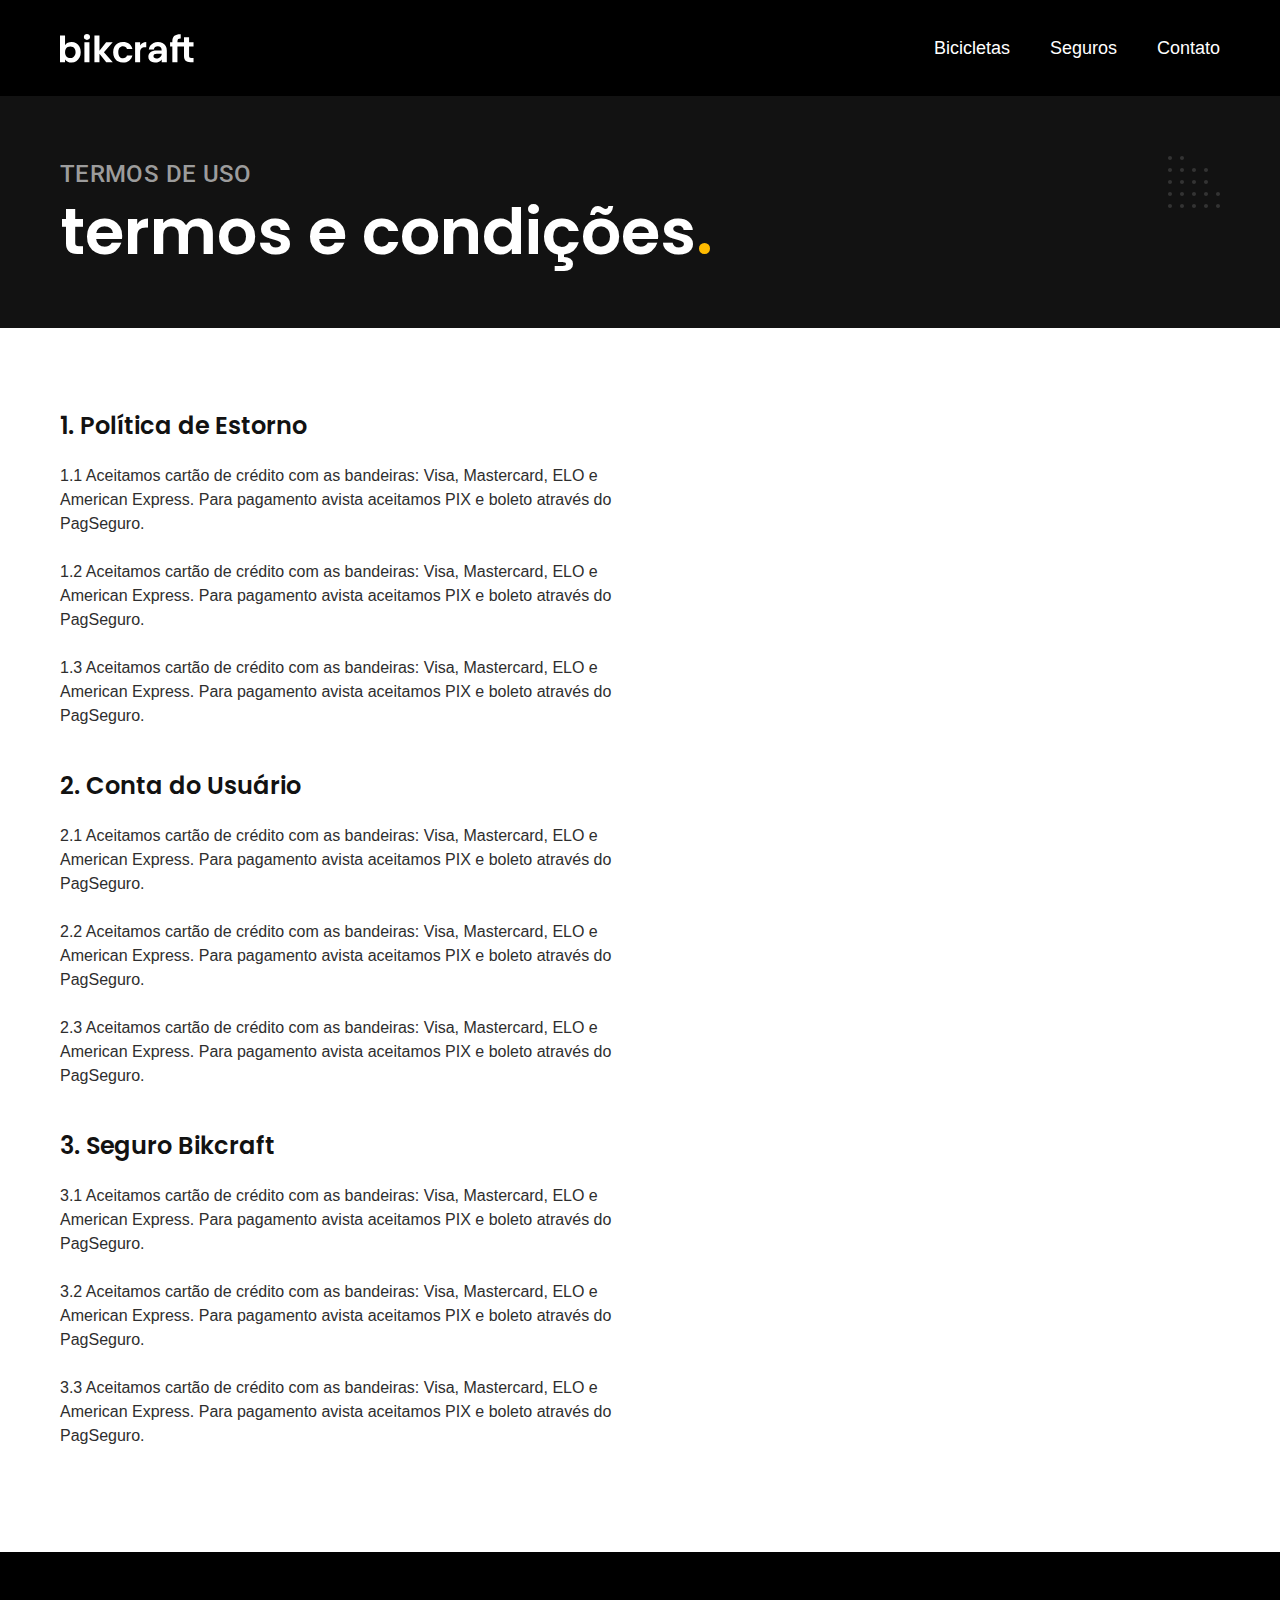
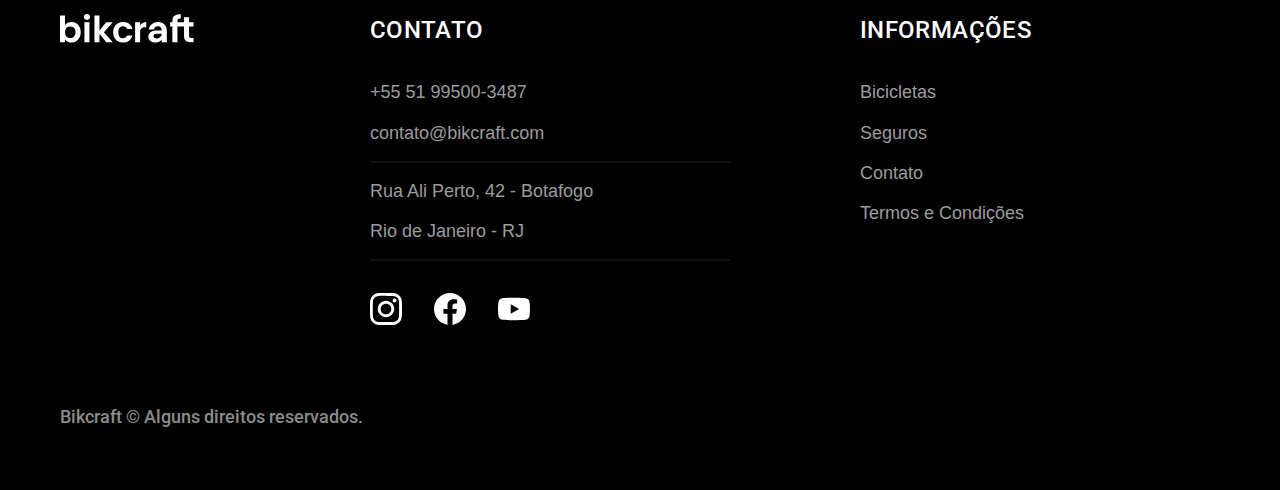
<file: termos.html>
<!DOCTYPE html>
<html lang="pt-br">

<head>
    <meta charset="UTF-8">
    <meta name="viewport" content="width=device-width, initial-scale=1.0">
    <title>Termos e Condições | Bikcraft</title>
    <meta name="description" content="Termos e Condições.">

    <link rel="icon" href="./img/favicon.svg" type="image/svg+xml">

    <link rel="preload" href="./estilos/style.min.css" as="style">
    <link rel="stylesheet" href="./estilos/style.min.css">

    <link rel="preconnect" href="https://fonts.googleapis.com">
    <link rel="preconnect" href="https://fonts.gstatic.com" crossorigin>
    <link href="https://fonts.googleapis.com/css2?family=Poppins:wght@400;600&family=Roboto:wght@400;500&display=swap"
        rel="stylesheet">
    <script>document.documentElement.classList.add('js');</script>
</head>

<body id="termos">
    <header class="header-bg">
        <div class="container header">
            <a href="./"><img src="img/bikcraft.svg" alt="bikcraft"></a>
            <nav aria-label="primaria">
                <ul class="header-menu font-1-m cor-branco">
                    <li><a href="./bicicletas.html">Bicicletas</a></li>
                    <li><a href="./seguros.html">Seguros</a></li>
                    <li><a href="./contato.html">Contato</a></li>
                </ul>
            </nav>
        </div>
    </header>

    <main>
        <div class="titulo-bg">
            <div class="titulo container">
                <p class="font-2-l-b cor-5">Termos de uso</p>
                <h1 class="font-1-xxl cor-branco">termos e condições<span class="cor-p1 font-1-xxl">.</span></h1>
            </div>
        </div>


        <div class="termos font-2-s cor-10 container">
            <h2 class="font-1-l cor-11">1. Política de Estorno</h2>
            <p>1.1 Aceitamos cartão de crédito com as bandeiras: Visa, Mastercard, ELO e American Express. Para
                pagamento avista aceitamos PIX e boleto através do PagSeguro.</p>
            <p>1.2 Aceitamos cartão de crédito com as bandeiras: Visa, Mastercard, ELO e American Express. Para
                pagamento avista aceitamos PIX e boleto através do PagSeguro.</p>
            <p>1.3 Aceitamos cartão de crédito com as bandeiras: Visa, Mastercard, ELO e American Express. Para
                pagamento avista aceitamos PIX e boleto através do PagSeguro.</p>

            <h2 class="font-1-l cor-11">2. Conta do Usuário</h2>
            <p>2.1 Aceitamos cartão de crédito com as bandeiras: Visa, Mastercard, ELO e American Express. Para
                pagamento avista aceitamos PIX e boleto através do PagSeguro.</p>
            <p>2.2 Aceitamos cartão de crédito com as bandeiras: Visa, Mastercard, ELO e American Express. Para
                pagamento avista aceitamos PIX e boleto através do PagSeguro.</p>
            <p>2.3 Aceitamos cartão de crédito com as bandeiras: Visa, Mastercard, ELO e American Express. Para
                pagamento avista aceitamos PIX e boleto através do PagSeguro.</p>

            <h2 class="font-1-l cor-11">3. Seguro Bikcraft</h2>
            <p>3.1 Aceitamos cartão de crédito com as bandeiras: Visa, Mastercard, ELO e American Express. Para
                pagamento avista aceitamos PIX e boleto através do PagSeguro.</p>
            <p>3.2 Aceitamos cartão de crédito com as bandeiras: Visa, Mastercard, ELO e American Express. Para
                pagamento avista aceitamos PIX e boleto através do PagSeguro.</p>
            <p>3.3 Aceitamos cartão de crédito com as bandeiras: Visa, Mastercard, ELO e American Express. Para
                pagamento avista aceitamos PIX e boleto através do PagSeguro.</p>
        </div>
    </main>

    <footer class="footer-bg">
        <div class="footer container">
            <img src="img/bikcraft.svg" alt="Bikcraft">
            <div class="footer-contato">
                <h3 class="font-2-l-b cor-branco">Contato</h3>
                <ul class="font-2-m cor-5">
                    <li><a href="tel:+5551995003487">+55 51 99500-3487</a></li>
                    <li><a href="mailto:contato@bikcraft.com">contato@bikcraft.com</a></li>
                    <li>Rua Ali Perto, 42 - Botafogo</li>
                    <li>Rio de Janeiro - RJ</li>
                </ul>
                <div class="footer-redes">
                    <a href="/">
                        <img src="img/redes/instagram.svg" alt="Instagram">
                    </a>
                    <a href="/">
                        <img src="img/redes/facebook.svg" alt="Facebook">
                    </a>
                    <a href="/">
                        <img src="img/redes/youtube.svg" alt="Youtube">
                    </a>
                </div>
            </div>
            <div class="footer-informacoes">
                <h3 class="font-2-l-b cor-branco">Informações</h3>
                <nav>
                    <ul class="font-1-m cor-5">
                        <li><a href="./bicicletas.html">Bicicletas</a></li>
                        <li><a href="./seguros.html">Seguros</a></li>
                        <li><a href="./contato.html">Contato</a></li>
                        <li><a href="./termos.html">Termos e Condições</a></li>
                    </ul>
                </nav>
            </div>
            <p class="footer-copy font-2-m cor-6">Bikcraft © Alguns direitos reservados.</p>
        </div>

    </footer>
    <script src="./js/script.js"></script>
</body>

</html>
</file>
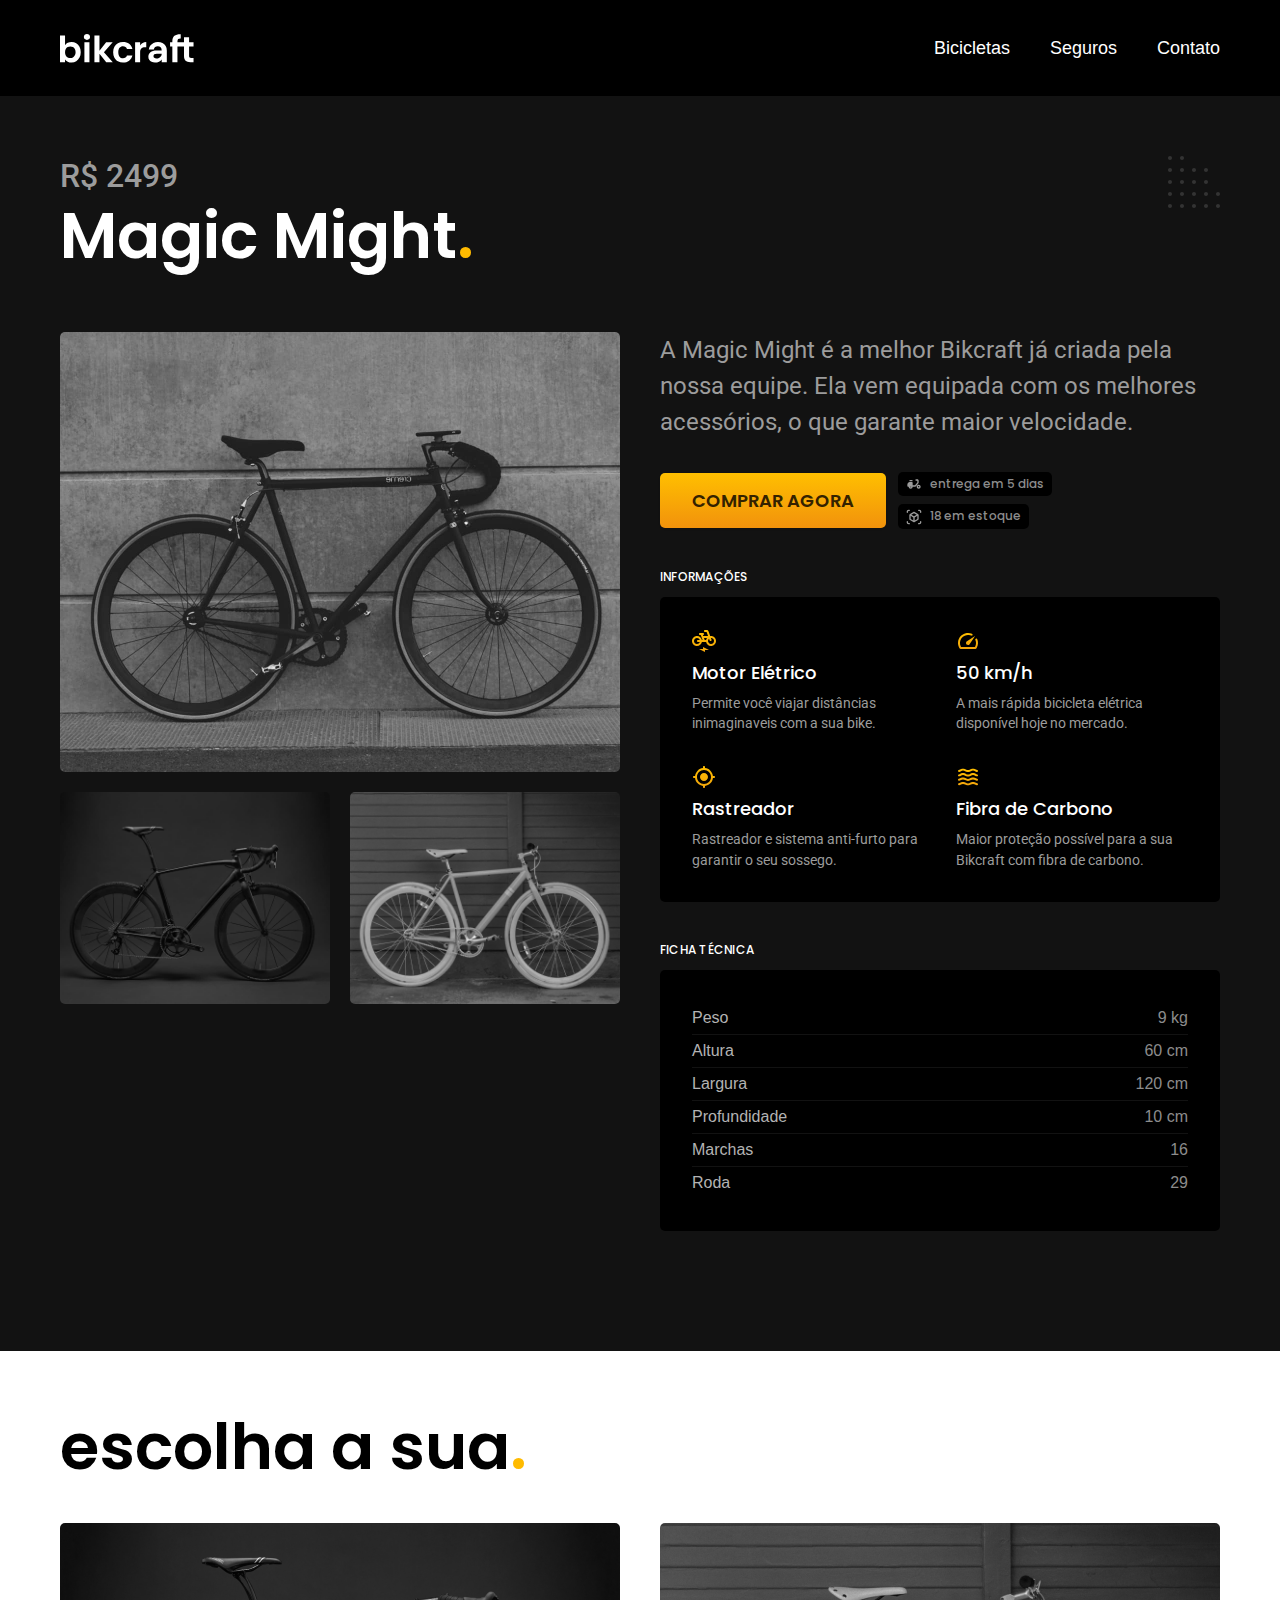
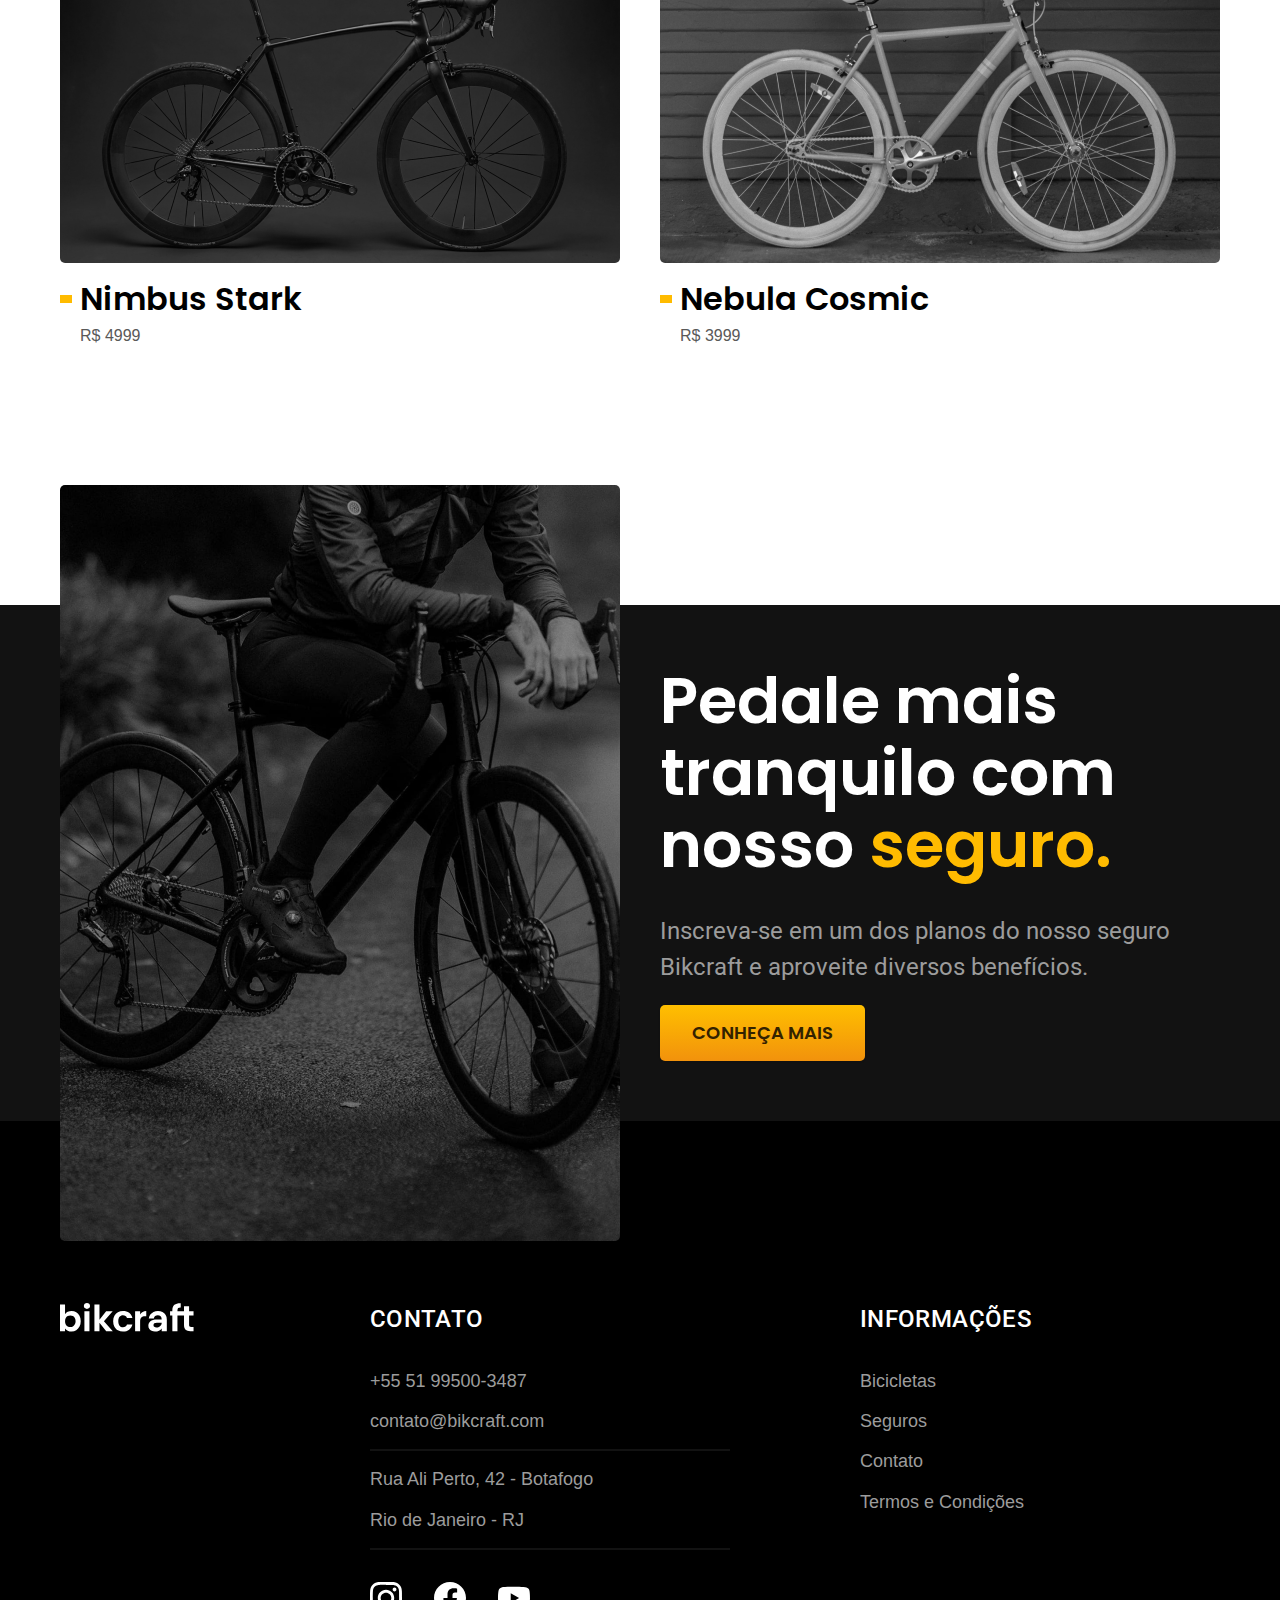
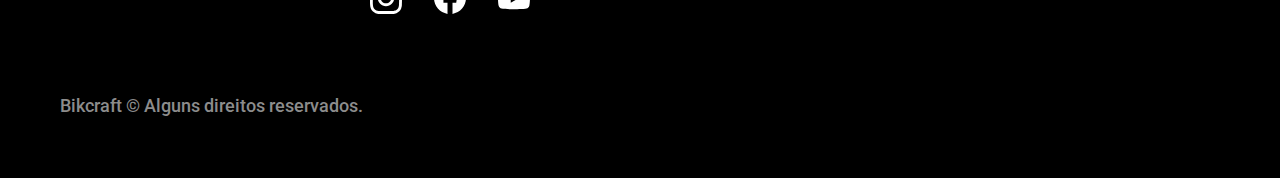
<file: bicicletas/magic.html>
<!DOCTYPE html>
<html lang="pt-br">

<head>
    <meta charset="UTF-8">
    <meta name="viewport" content="width=device-width, initial-scale=1.0">
    <title>Magic Might | Bikcraft</title>
    <meta name="description" content="Nimbus">

    <link rel="shortcut icon" href="../img/favicon.svg" type="image/x-icon">

    <link rel="stylesheet" href="../estilos/style.min.css">

    <link rel="preconnect" href="https://fonts.googleapis.com">
    <link rel="preconnect" href="https://fonts.gstatic.com" crossorigin>
    <link href="https://fonts.googleapis.com/css2?family=Poppins:wght@400;600&family=Roboto:wght@400;500&display=swap"
        rel="stylesheet">
    <script>document.documentElement.classList.add('js');</script>
</head>

<body id="bicicleta">
    <header class="header-bg">
        <div class="container header">
            <a href="../"><img src="../img/bikcraft.svg" alt="bikcraft"></a>
            <nav aria-label="primaria">
                <ul class="header-menu font-1-m cor-branco">
                    <li><a href="../bicicletas.html">Bicicletas</a></li>
                    <li><a href="../seguros.html">Seguros</a></li>
                    <li><a href="../contato.html">Contato</a></li>
                </ul>
            </nav>
        </div>
    </header>

    <main class="titulo-bg">
        <div>
            <div class="titulo container">
                <p class="font-2-xl cor-5">R$ 2499</p>
                <h1 class="font-1-xxl cor-branco">Magic Might<span class="cor-p1 font-1-xxl">.</span></h1>
            </div>
        </div>

        <div class="bicicleta container">
            <div class="bicicletas-img">
                <img src="../img/bicicleta/nimbus2.jpg" alt="">
                <img src="../img/bicicleta/nimbus1.jpg" alt="">
                <img src="../img/bicicleta/nimbus3.jpg" alt="">
            </div>
            <div class="bicicleta-conteudo">
                <p class="font-2-l cor-5">A Magic Might é a melhor Bikcraft já criada pela nossa equipe. Ela vem
                    equipada com os melhores acessórios, o que garante maior velocidade.</p>
                <div class="bicicleta-comprar">
                    <a class="botao" href="../orcamento.html?tipo=bikcraft&produto=magic">Comprar Agora</a>
                    <span class="font-1-xs cor-6"><img src="../img/icones/entrega.svg" alt="">entrega em 5 dias</span>
                    <span class="font-1-xs cor-6"><img src="../img/icones/estoque.svg" alt="">18 em estoque</span>
                </div>

                <h2 class="font-1-xs cor-branco">Informações</h2>
                <ul class="bicicleta-informacao">
                    <li>
                        <img src="../img/icones/eletrica.svg" alt="">
                        <h3 class="font-1-m cor-branco">Motor Elétrico</h3>
                        <p class="font-2-xs cor-5">Permite você viajar distâncias inimaginaveis com a sua bike.</p>
                    </li>
                    <li>
                        <img src="../img/icones/velocidade.svg" alt="">
                        <h3 class="font-1-m cor-branco">50 km/h</h3>
                        <p class="font-2-xs cor-5">A mais rápida bicicleta elétrica disponível hoje no mercado.</p>
                    </li>
                    <li>
                        <img src="../img/icones/rastreador.svg" alt="">
                        <h3 class="font-1-m cor-branco">Rastreador</h3>
                        <p class="font-2-xs cor-5">Rastreador e sistema anti-furto para garantir o seu sossego.</p>
                    </li>
                    <li>
                        <img src="../img/icones/carbono.svg" alt="">
                        <h3 class="font-1-m cor-branco">Fibra de Carbono</h3>
                        <p class="font-2-xs cor-5">Maior proteção possível para a sua Bikcraft com fibra de carbono.</p>
                    </li>
                </ul>

                <h2 class="font-1-xs cor-branco">Ficha técnica</h2>
                <ul class="bicicleta-ficha font-2-s cor-4">
                    <li>Peso <span>9 kg</span></li>
                    <li>Altura <span>60 cm</span></li>
                    <li>Largura <span>120 cm</span></li>
                    <li>Profundidade <span>10 cm</span></li>
                    <li>Marchas <span>16</span></li>
                    <li>Roda <span>29</span></li>
                </ul>
            </div>
        </div>
    </main>

    <article class="bicicletas-lista container">
        <h2 class="font-1-xxl">escolha a sua<span class="cor-p1 font-1-xxl">.</span></h2>

        <ul>
            <li>
                <a href="./nimbus.html">
                    <img src="../img/bicicletas/nimbus.jpg" alt="Bicicleta preta">
                    <h3 class="font-1-xl">Nimbus Stark</h3>
                    <span class="font-2-n cor-8">R$ 4999</span>
                </a>
            </li>
            <li>
                <a href="./nebula.html">
                    <img src="../img/bicicletas/nebula.jpg" alt="Bicicleta preta">
                    <h3 class="font-1-xl">Nebula Cosmic</h3>
                    <span class="font-2-n cor-8">R$ 3999</span>
                </a>
            </li>
        </ul>
    </article>

    <article class="seguro-bg">
        <div class="seguro container">
            <div class="seguro-img">
                <img src="../img/fotos/seguros.jpg" alt="Pessoa parada em cima de uma bicicleta.">
            </div>

            <div class="seguro-conteudo">
                <h2 class="font-1-xxl cor-branco">Pedale mais tranquilo com nosso <span
                        class="cor-p1 font-1-xxl">seguro.</span></h2>
                <p class="font-2-l cor-5">Inscreva-se em um dos planos do nosso seguro Bikcraft e aproveite diversos
                    benefícios.</p>
                <a class="botao" href="../seguros.html">Conheça mais</a>
            </div>
        </div>
    </article>

    <footer class="footer-bg">
        <div class="footer container">
            <img src="../img/bikcraft.svg" alt="Bikcraft">
            <div class="footer-contato">
                <h3 class="font-2-l-b cor-branco">Contato</h3>
                <ul class="font-2-m cor-5">
                    <li><a href="tel:+5551995003487">+55 51 99500-3487</a></li>
                    <li><a href="mailto:contato@bikcraft.com">contato@bikcraft.com</a></li>
                    <li>Rua Ali Perto, 42 - Botafogo</li>
                    <li>Rio de Janeiro - RJ</li>
                </ul>
                <div class="footer-redes">
                    <a href="/">
                        <img src="../img/redes/instagram.svg" alt="Instagram">
                    </a>
                    <a href="/">
                        <img src="../img/redes/facebook.svg" alt="Facebook">
                    </a>
                    <a href="/">
                        <img src="../img/redes/youtube.svg" alt="Youtube">
                    </a>
                </div>
            </div>
            <div class="footer-informacoes">
                <h3 class="font-2-l-b cor-branco">Informações</h3>
                <nav>
                    <ul class="font-1-m cor-5">
                        <li><a href="../bicicletas.html">Bicicletas</a></li>
                        <li><a href="../seguros.html">Seguros</a></li>
                        <li><a href="../contato.html">Contato</a></li>
                        <li><a href="../termos.html">Termos e Condições</a></li>
                    </ul>
                </nav>
            </div>
            <p class="footer-copy font-2-m cor-6">Bikcraft © Alguns direitos reservados.</p>
        </div>

    </footer>
    <script src="../js/script.js"></script>
</body>

</html>
</file>
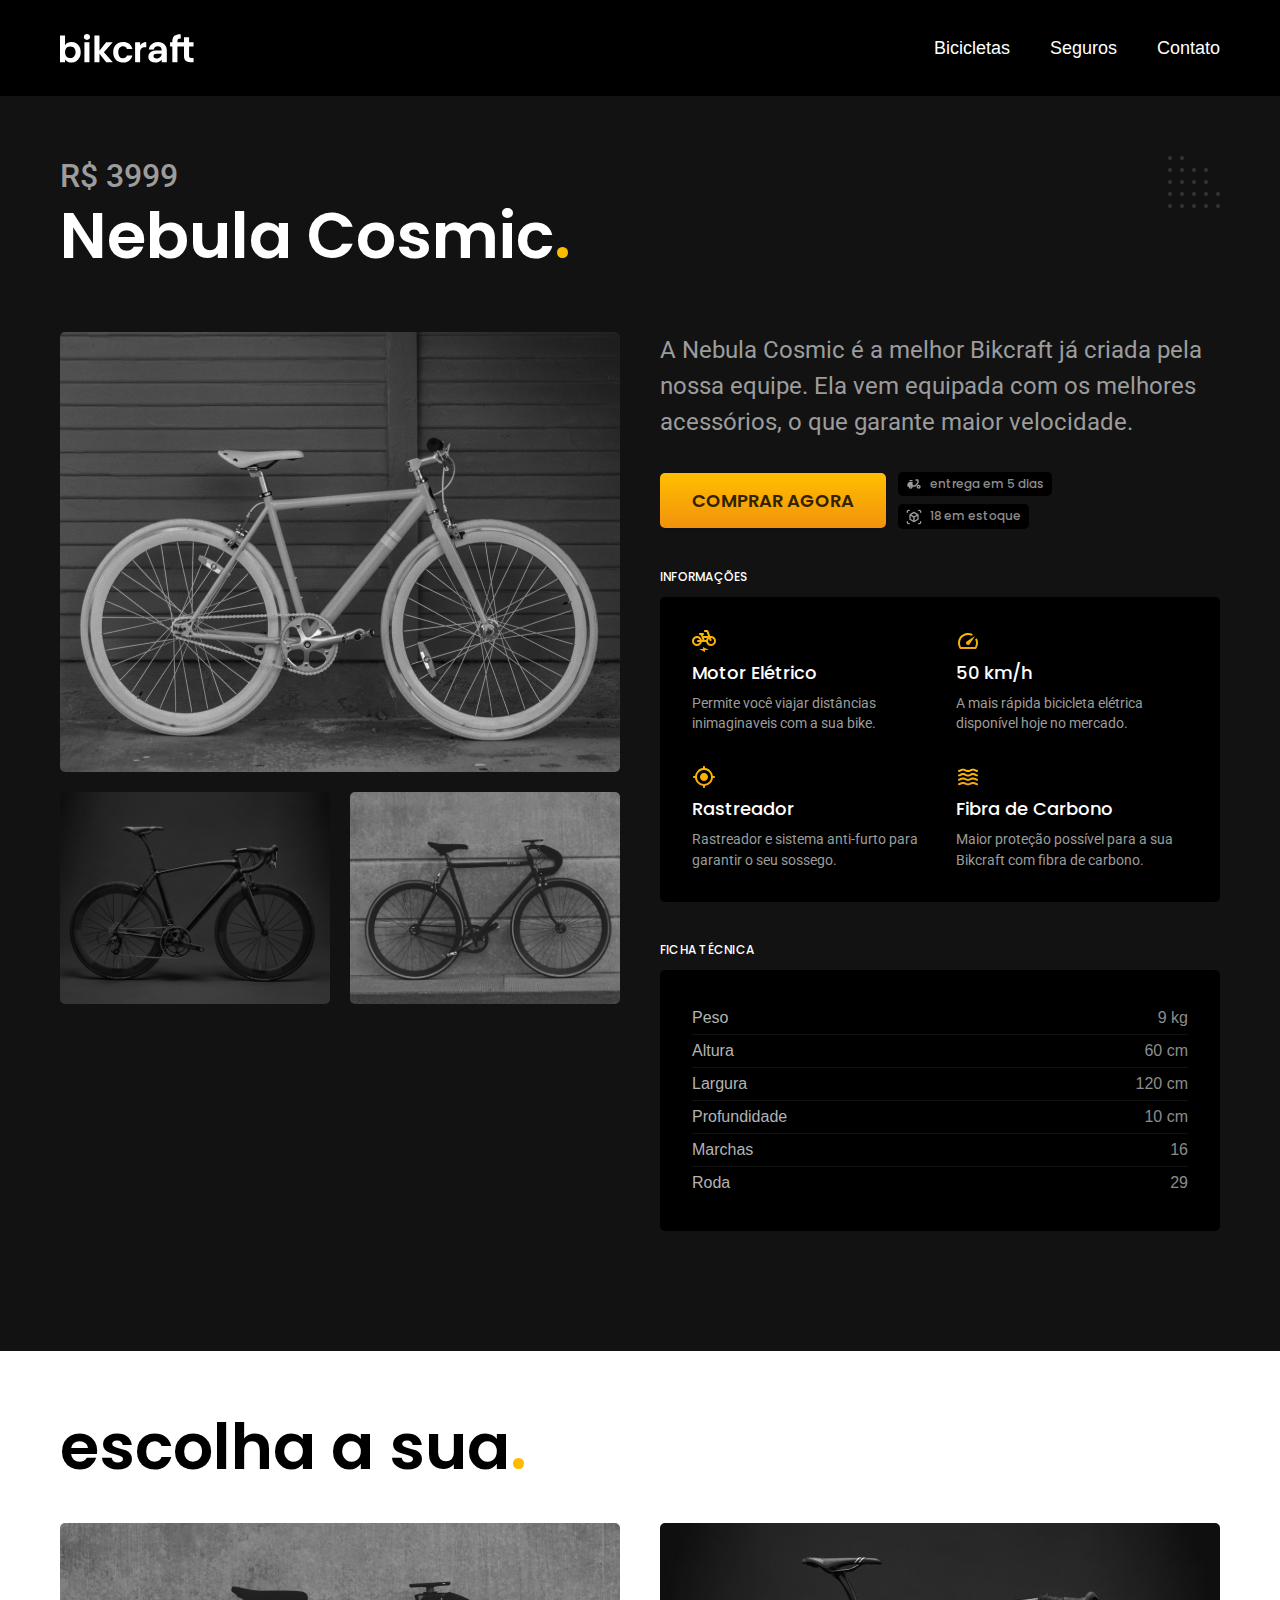
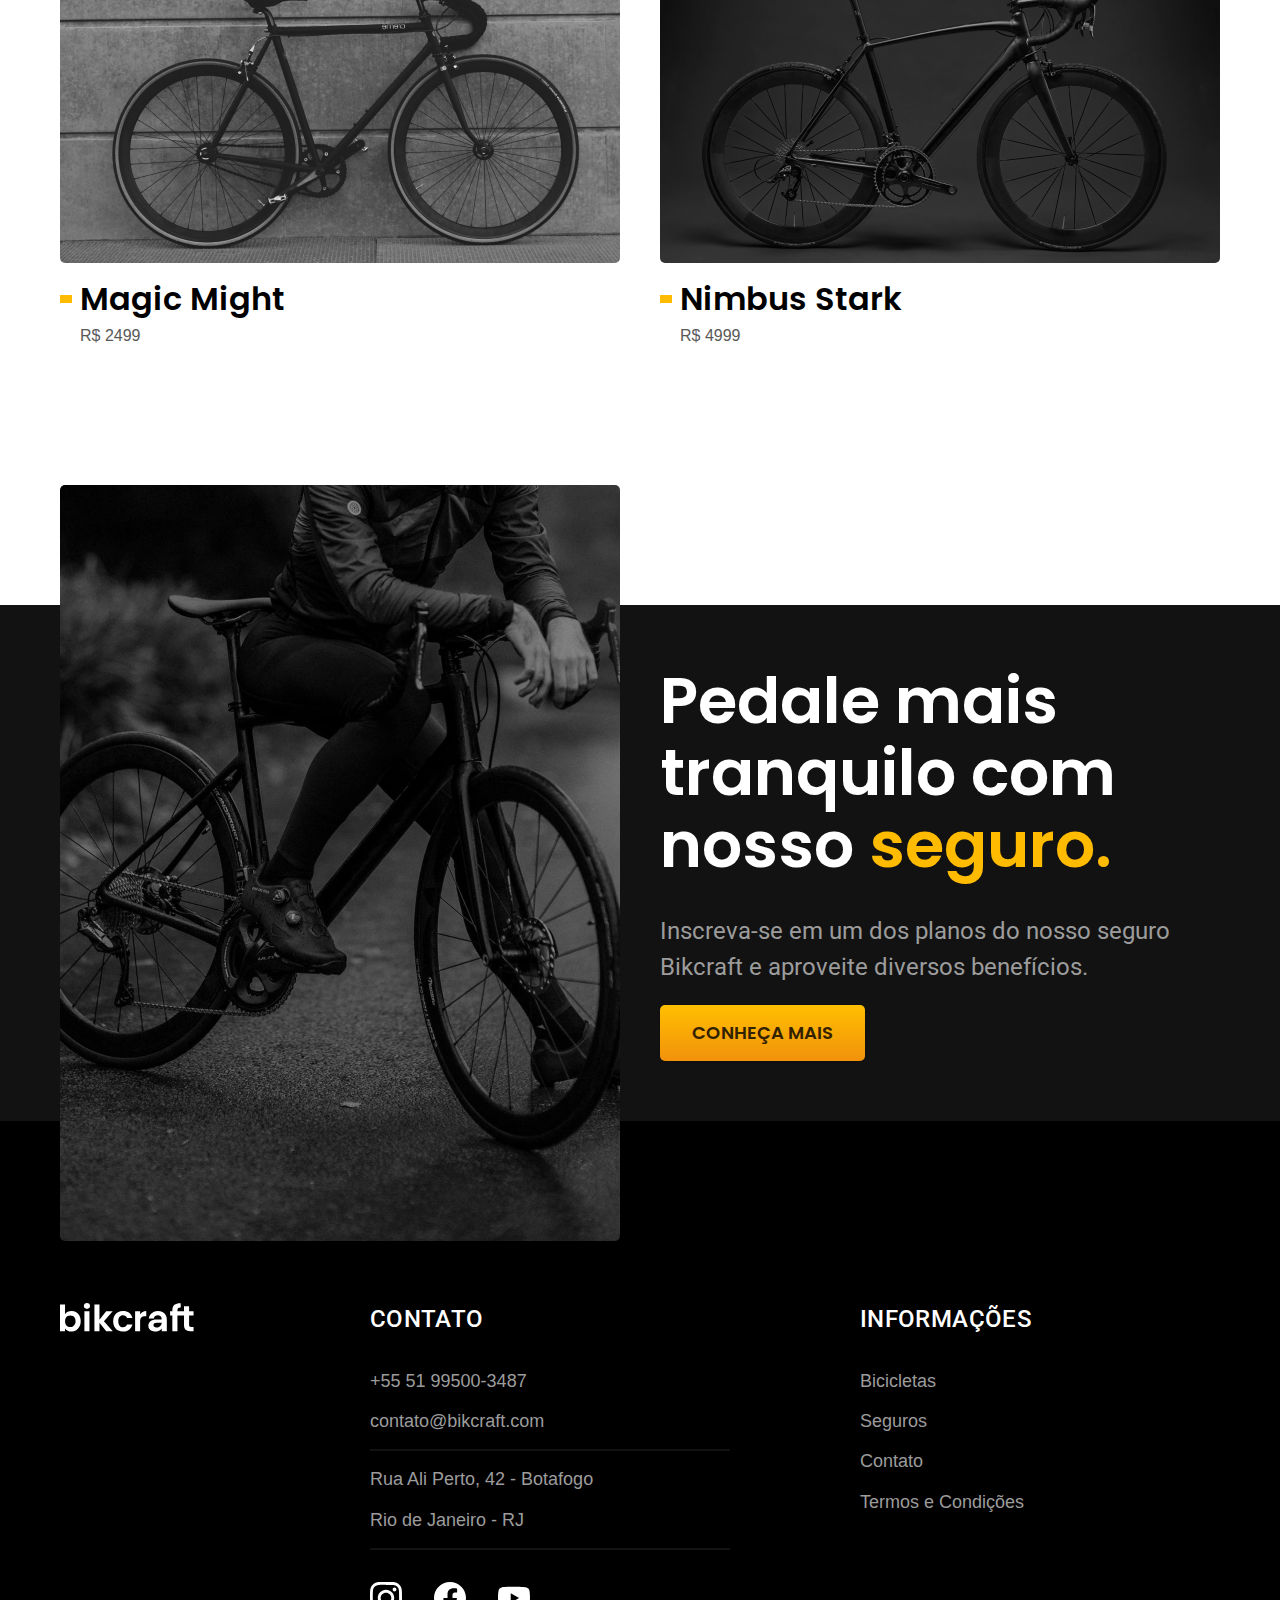
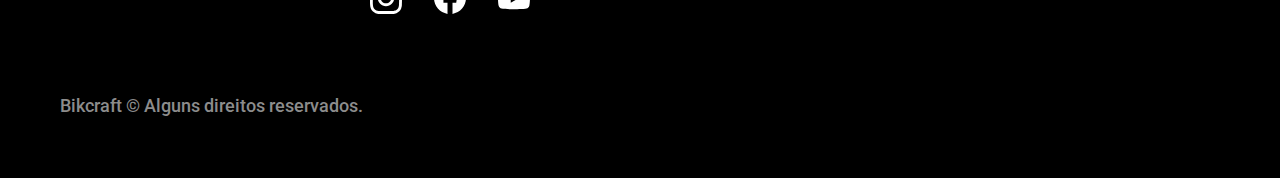
<file: bicicletas/nebula.html>
<!DOCTYPE html>
<html lang="pt-br">

<head>
    <meta charset="UTF-8">
    <meta name="viewport" content="width=device-width, initial-scale=1.0">
    <title>Nebula Cosmic | Bikcraft</title>
    <meta name="description" content="Nebula Cosmic">

    <link rel="shortcut icon" href="../img/favicon.svg" type="image/x-icon">

    <link rel="stylesheet" href="../estilos/style.min.css">

    <link rel="preconnect" href="https://fonts.googleapis.com">
    <link rel="preconnect" href="https://fonts.gstatic.com" crossorigin>
    <link href="https://fonts.googleapis.com/css2?family=Poppins:wght@400;600&family=Roboto:wght@400;500&display=swap"
        rel="stylesheet">
    <script>document.documentElement.classList.add('js');</script>
</head>

<body id="bicicleta">
    <header class="header-bg">
        <div class="container header">
            <a href="../"><img src="../img/bikcraft.svg" alt="bikcraft"></a>
            <nav aria-label="primaria">
                <ul class="header-menu font-1-m cor-branco">
                    <li><a href="../bicicletas.html">Bicicletas</a></li>
                    <li><a href="../seguros.html">Seguros</a></li>
                    <li><a href="../contato.html">Contato</a></li>
                </ul>
            </nav>
        </div>
    </header>

    <main class="titulo-bg">
        <div>
            <div class="titulo container">
                <p class="font-2-xl cor-5">R$ 3999</p>
                <h1 class="font-1-xxl cor-branco">Nebula Cosmic<span class="cor-p1 font-1-xxl">.</span></h1>
            </div>
        </div>

        <div class="bicicleta container">
            <div class="bicicletas-img">
                <img src="../img/bicicleta/nimbus3.jpg" alt="">
                <img src="../img/bicicleta/nimbus1.jpg" alt="">
                <img src="../img/bicicleta/nimbus2.jpg" alt="">
            </div>
            <div class="bicicleta-conteudo">
                <p class="font-2-l cor-5">A Nebula Cosmic é a melhor Bikcraft já criada pela nossa equipe. Ela vem
                    equipada com os melhores acessórios, o que garante maior velocidade.</p>
                <div class="bicicleta-comprar">
                    <a class="botao" href="../orcamento.html?tipo=bikcraft&produto=nebula">Comprar Agora</a>
                    <span class="font-1-xs cor-6"><img src="../img/icones/entrega.svg" alt="">entrega em 5 dias</span>
                    <span class="font-1-xs cor-6"><img src="../img/icones/estoque.svg" alt="">18 em estoque</span>
                </div>

                <h2 class="font-1-xs cor-branco">Informações</h2>
                <ul class="bicicleta-informacao">
                    <li>
                        <img src="../img/icones/eletrica.svg" alt="">
                        <h3 class="font-1-m cor-branco">Motor Elétrico</h3>
                        <p class="font-2-xs cor-5">Permite você viajar distâncias inimaginaveis com a sua bike.</p>
                    </li>
                    <li>
                        <img src="../img/icones/velocidade.svg" alt="">
                        <h3 class="font-1-m cor-branco">50 km/h</h3>
                        <p class="font-2-xs cor-5">A mais rápida bicicleta elétrica disponível hoje no mercado.</p>
                    </li>
                    <li>
                        <img src="../img/icones/rastreador.svg" alt="">
                        <h3 class="font-1-m cor-branco">Rastreador</h3>
                        <p class="font-2-xs cor-5">Rastreador e sistema anti-furto para garantir o seu sossego.</p>
                    </li>
                    <li>
                        <img src="../img/icones/carbono.svg" alt="">
                        <h3 class="font-1-m cor-branco">Fibra de Carbono</h3>
                        <p class="font-2-xs cor-5">Maior proteção possível para a sua Bikcraft com fibra de carbono.</p>
                    </li>
                </ul>

                <h2 class="font-1-xs cor-branco">Ficha técnica</h2>
                <ul class="bicicleta-ficha font-2-s cor-4">
                    <li>Peso <span>9 kg</span></li>
                    <li>Altura <span>60 cm</span></li>
                    <li>Largura <span>120 cm</span></li>
                    <li>Profundidade <span>10 cm</span></li>
                    <li>Marchas <span>16</span></li>
                    <li>Roda <span>29</span></li>
                </ul>
            </div>
        </div>
    </main>

    <article class="bicicletas-lista container">
        <h2 class="font-1-xxl">escolha a sua<span class="cor-p1 font-1-xxl">.</span></h2>

        <ul>
            <li>
                <a href="./magic.html">
                    <img src="../img/bicicletas/magic.jpg" alt="Bicicleta preta">
                    <h3 class="font-1-xl">Magic Might</h3>
                    <span class="font-2-n cor-8">R$ 2499</span>
                </a>
            </li>
            <li>
                <a href="./nimbus.html">
                    <img src="../img/bicicletas/nimbus.jpg" alt="Bicicleta preta">
                    <h3 class="font-1-xl">Nimbus Stark</h3>
                    <span class="font-2-n cor-8">R$ 4999</span>
                </a>
            </li>
        </ul>
    </article>

    <article class="seguro-bg">
        <div class="seguro container">
            <div class="seguro-img">
                <img src="../img/fotos/seguros.jpg" alt="Pessoa parada em cima de uma bicicleta.">
            </div>

            <div class="seguro-conteudo">
                <h2 class="font-1-xxl cor-branco">Pedale mais tranquilo com nosso <span
                        class="cor-p1 font-1-xxl">seguro.</span></h2>
                <p class="font-2-l cor-5">Inscreva-se em um dos planos do nosso seguro Bikcraft e aproveite diversos
                    benefícios.</p>
                <a class="botao" href="../seguros.html">Conheça mais</a>
            </div>
        </div>
    </article>

    <footer class="footer-bg">
        <div class="footer container">
            <img src="../img/bikcraft.svg" alt="Bikcraft">
            <div class="footer-contato">
                <h3 class="font-2-l-b cor-branco">Contato</h3>
                <ul class="font-2-m cor-5">
                    <li><a href="tel:+5551995003487">+55 51 99500-3487</a></li>
                    <li><a href="mailto:contato@bikcraft.com">contato@bikcraft.com</a></li>
                    <li>Rua Ali Perto, 42 - Botafogo</li>
                    <li>Rio de Janeiro - RJ</li>
                </ul>
                <div class="footer-redes">
                    <a href="/">
                        <img src="../img/redes/instagram.svg" alt="Instagram">
                    </a>
                    <a href="/">
                        <img src="../img/redes/facebook.svg" alt="Facebook">
                    </a>
                    <a href="/">
                        <img src="../img/redes/youtube.svg" alt="Youtube">
                    </a>
                </div>
            </div>
            <div class="footer-informacoes">
                <h3 class="font-2-l-b cor-branco">Informações</h3>
                <nav>
                    <ul class="font-1-m cor-5">
                        <li><a href="../bicicletas.html">Bicicletas</a></li>
                        <li><a href="../seguros.html">Seguros</a></li>
                        <li><a href="../contato.html">Contato</a></li>
                        <li><a href="../termos.html">Termos e Condições</a></li>
                    </ul>
                </nav>
            </div>
            <p class="footer-copy font-2-m cor-6">Bikcraft © Alguns direitos reservados.</p>
        </div>

    </footer>
    <script src="../js/script.js"></script>
</body>

</html>
</file>
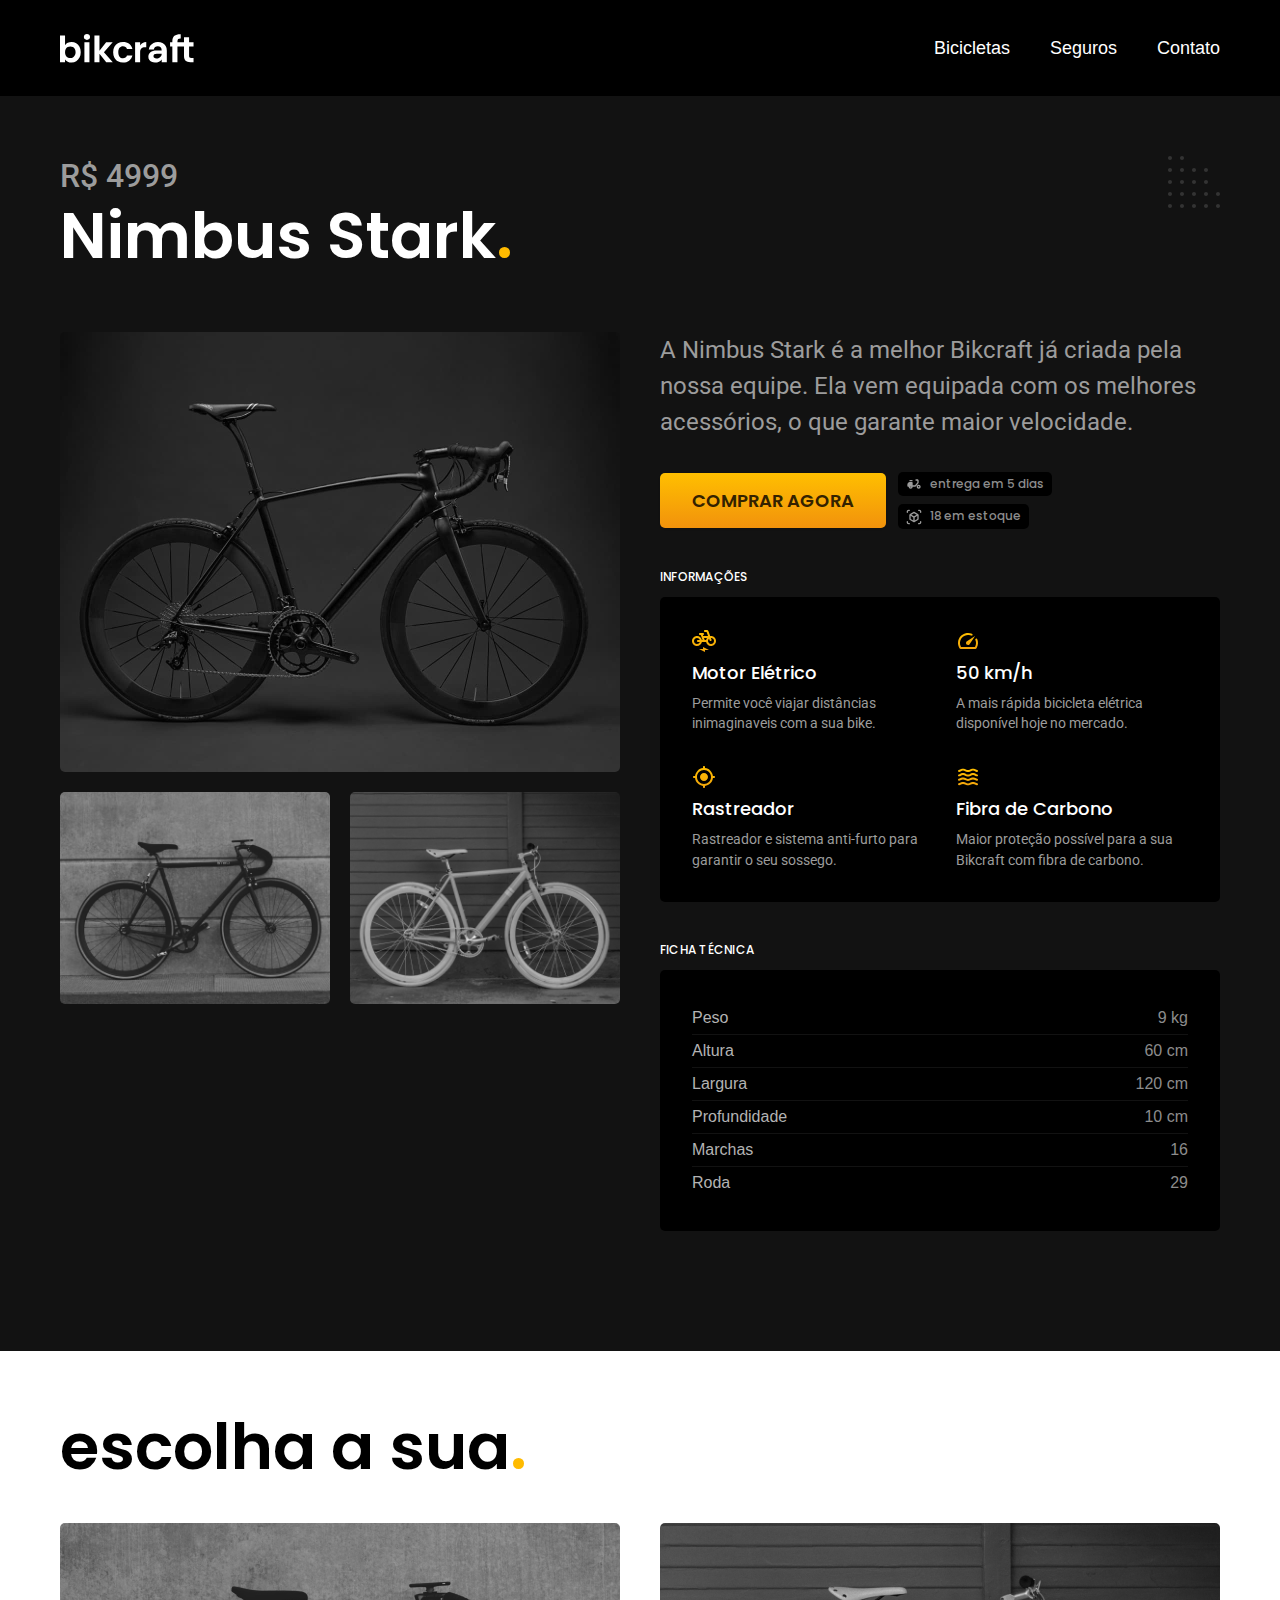
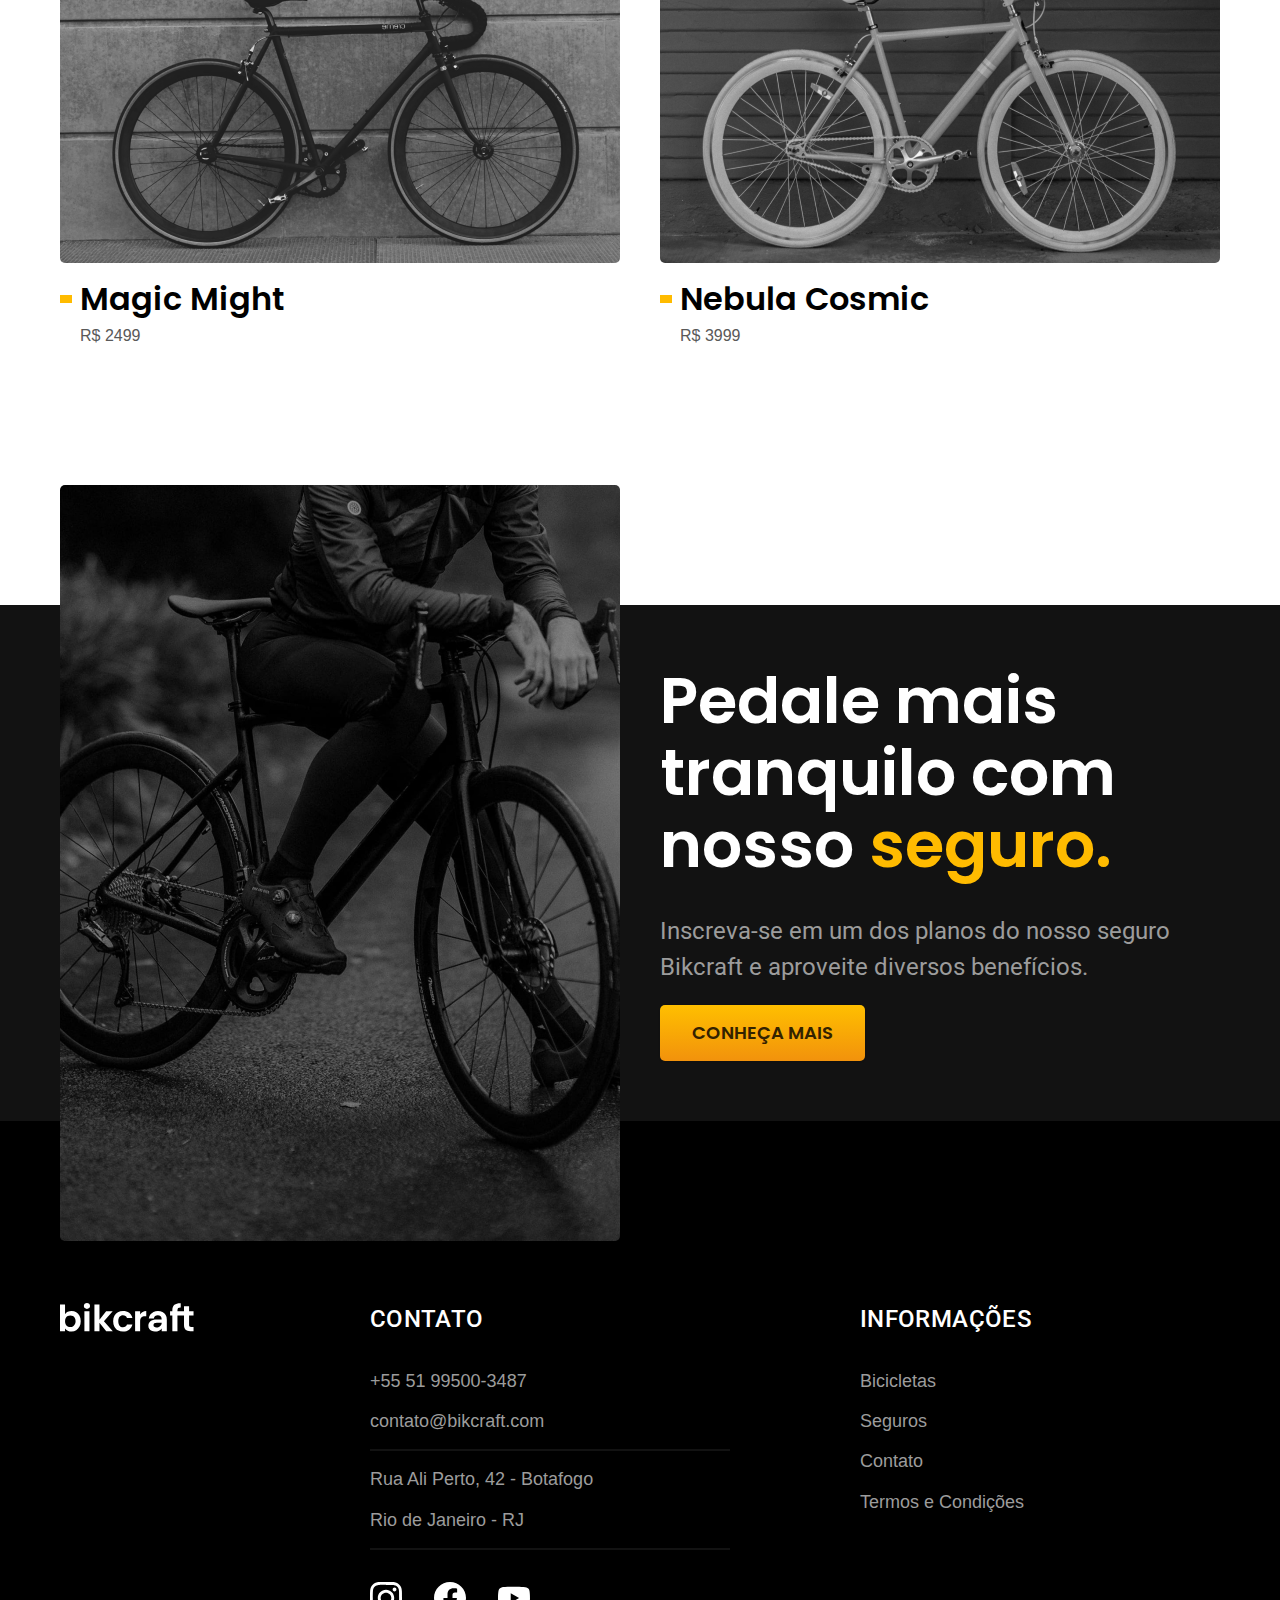
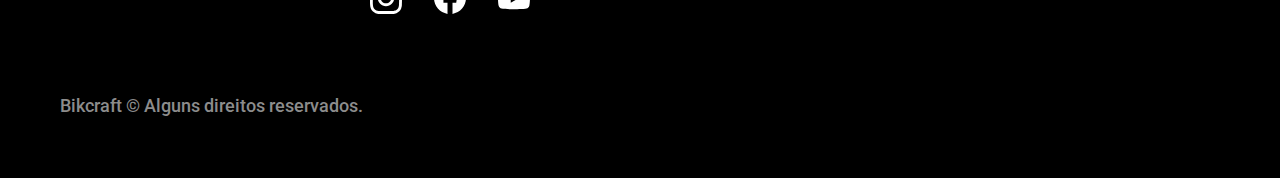
<file: bicicletas/nimbus.html>
<!DOCTYPE html>
<html lang="pt-br">

<head>
    <meta charset="UTF-8">
    <meta name="viewport" content="width=device-width, initial-scale=1.0">
    <title>Nimbus Stark | Bikcraft</title>
    <meta name="description" content="Nimbus">

    <link rel="shortcut icon" href="../img/favicon.svg" type="image/x-icon">

    <link rel="stylesheet" href="../estilos/style.min.css">

    <link rel="preconnect" href="https://fonts.googleapis.com">
    <link rel="preconnect" href="https://fonts.gstatic.com" crossorigin>
    <link href="https://fonts.googleapis.com/css2?family=Poppins:wght@400;600&family=Roboto:wght@400;500&display=swap"
        rel="stylesheet">
    <script>document.documentElement.classList.add('js');</script>
</head>

<body id="bicicleta">
    <header class="header-bg">
        <div class="container header">
            <a href="../"><img src="../img/bikcraft.svg" alt="bikcraft"></a>
            <nav aria-label="primaria">
                <ul class="header-menu font-1-m cor-branco">
                    <li><a href="../bicicletas.html">Bicicletas</a></li>
                    <li><a href="../seguros.html">Seguros</a></li>
                    <li><a href="../contato.html">Contato</a></li>
                </ul>
            </nav>
        </div>
    </header>

    <main class="titulo-bg">
        <div>
            <div class="titulo container">
                <p class="font-2-xl cor-5">R$ 4999</p>
                <h1 class="font-1-xxl cor-branco">Nimbus Stark<span class="cor-p1 font-1-xxl">.</span></h1>
            </div>
        </div>

        <div class="bicicleta container">
            <div class="bicicletas-img">
                <img src="../img/bicicleta/nimbus1.jpg" alt="">
                <img src="../img/bicicleta/nimbus2.jpg" alt="">
                <img src="../img/bicicleta/nimbus3.jpg" alt="">
            </div>
            <div class="bicicleta-conteudo">
                <p class="font-2-l cor-5">A Nimbus Stark é a melhor Bikcraft já criada pela nossa equipe. Ela vem
                    equipada com os melhores acessórios, o que garante maior velocidade.</p>
                <div class="bicicleta-comprar">
                    <a class="botao" href="../orcamento.html?tipo=bikcraft&produto=nimbus">Comprar Agora</a>
                    <span class="font-1-xs cor-6"><img src="../img/icones/entrega.svg" alt="">entrega em 5 dias</span>
                    <span class="font-1-xs cor-6"><img src="../img/icones/estoque.svg" alt="">18 em estoque</span>
                </div>

                <h2 class="font-1-xs cor-branco">Informações</h2>
                <ul class="bicicleta-informacao">
                    <li>
                        <img src="../img/icones/eletrica.svg" alt="">
                        <h3 class="font-1-m cor-branco">Motor Elétrico</h3>
                        <p class="font-2-xs cor-5">Permite você viajar distâncias inimaginaveis com a sua bike.</p>
                    </li>
                    <li>
                        <img src="../img/icones/velocidade.svg" alt="">
                        <h3 class="font-1-m cor-branco">50 km/h</h3>
                        <p class="font-2-xs cor-5">A mais rápida bicicleta elétrica disponível hoje no mercado.</p>
                    </li>
                    <li>
                        <img src="../img/icones/rastreador.svg" alt="">
                        <h3 class="font-1-m cor-branco">Rastreador</h3>
                        <p class="font-2-xs cor-5">Rastreador e sistema anti-furto para garantir o seu sossego.</p>
                    </li>
                    <li>
                        <img src="../img/icones/carbono.svg" alt="">
                        <h3 class="font-1-m cor-branco">Fibra de Carbono</h3>
                        <p class="font-2-xs cor-5">Maior proteção possível para a sua Bikcraft com fibra de carbono.</p>
                    </li>
                </ul>

                <h2 class="font-1-xs cor-branco">Ficha técnica</h2>
                <ul class="bicicleta-ficha font-2-s cor-4">
                    <li>Peso <span>9 kg</span></li>
                    <li>Altura <span>60 cm</span></li>
                    <li>Largura <span>120 cm</span></li>
                    <li>Profundidade <span>10 cm</span></li>
                    <li>Marchas <span>16</span></li>
                    <li>Roda <span>29</span></li>
                </ul>
            </div>
        </div>
    </main>

    <article class="bicicletas-lista container">
        <h2 class="font-1-xxl">escolha a sua<span class="cor-p1 font-1-xxl">.</span></h2>

        <ul>
            <li>
                <a href="./magic.html">
                    <img src="../img/bicicletas/magic.jpg" alt="Bicicleta preta">
                    <h3 class="font-1-xl">Magic Might</h3>
                    <span class="font-2-n cor-8">R$ 2499</span>
                </a>
            </li>
            <li>
                <a href="./nebula.html">
                    <img src="../img/bicicletas/nebula.jpg" alt="Bicicleta preta">
                    <h3 class="font-1-xl">Nebula Cosmic</h3>
                    <span class="font-2-n cor-8">R$ 3999</span>
                </a>
            </li>
        </ul>
    </article>

    <article class="seguro-bg">
        <div class="seguro container">
            <div class="seguro-img">
                <img src="../img/fotos/seguros.jpg" alt="Pessoa parada em cima de uma bicicleta.">
            </div>

            <div class="seguro-conteudo">
                <h2 class="font-1-xxl cor-branco">Pedale mais tranquilo com nosso <span
                        class="cor-p1 font-1-xxl">seguro.</span></h2>
                <p class="font-2-l cor-5">Inscreva-se em um dos planos do nosso seguro Bikcraft e aproveite diversos
                    benefícios.</p>
                <a class="botao" href="../seguros.html">Conheça mais</a>
            </div>
        </div>
    </article>

    <footer class="footer-bg">
        <div class="footer container">
            <img src="../img/bikcraft.svg" alt="Bikcraft">
            <div class="footer-contato">
                <h3 class="font-2-l-b cor-branco">Contato</h3>
                <ul class="font-2-m cor-5">
                    <li><a href="tel:+5551995003487">+55 51 99500-3487</a></li>
                    <li><a href="mailto:contato@bikcraft.com">contato@bikcraft.com</a></li>
                    <li>Rua Ali Perto, 42 - Botafogo</li>
                    <li>Rio de Janeiro - RJ</li>
                </ul>
                <div class="footer-redes">
                    <a href="/">
                        <img src="../img/redes/instagram.svg" alt="Instagram">
                    </a>
                    <a href="/">
                        <img src="../img/redes/facebook.svg" alt="Facebook">
                    </a>
                    <a href="/">
                        <img src="../img/redes/youtube.svg" alt="Youtube">
                    </a>
                </div>
            </div>
            <div class="footer-informacoes">
                <h3 class="font-2-l-b cor-branco">Informações</h3>
                <nav>
                    <ul class="font-1-m cor-5">
                        <li><a href="../bicicletas.html">Bicicletas</a></li>
                        <li><a href="../seguros.html">Seguros</a></li>
                        <li><a href="../contato.html">Contato</a></li>
                        <li><a href="../termos.html">Termos e Condições</a></li>
                    </ul>
                </nav>
            </div>
            <p class="footer-copy font-2-m cor-6">Bikcraft © Alguns direitos reservados.</p>
        </div>

    </footer>
    <script src="../js/script.js"></script>
</body>

</html>
</file>
<file: estilos/style.min.css>
*{margin:0;padding:0;font-family:Arial,Helvetica,sans-serif}ul{margin:0;padding:0;list-style:none}a{text-decoration:none;color:inherit}img{max-width:100%;height:auto;display:block}img[src$=".jpg"]{border-radius:5px}.container{max-width:1200px;padding:0 20px;box-sizing:border-box;margin:0 auto}.font-1-xs{font:500 0.75rem/1.35 Poppins,sans-serif}.font-2-xs{font:400 0.875rem/1.43 Roboto,sans-serif}.font-1-s{font:500 1rem/1.5 Poppins,sans-serif}.font-2-s{font:400 1rem/1.5 Roboto,sans-serif}.font-1-m,.font-1-m-b{font:500 1.125rem/1.35 Poppins,sans-serif}.font-1-m-b{font-weight:600}.font-2-m{font:500 1.125rem/1.35 Roboto,sans-serif}.font-1-l{font:500 1.5rem/1.5 Poppins,sans-serif}.font-2-l,.font-2-l-b{font:400 1.5rem/1.5 Roboto,sans-serif}.font-2-l-b{font-weight:500;letter-spacing:.015em;text-transform:uppercase}.font-1-xl{font:600 2rem/1.25 Poppins,sans-serif}.font-2-xl{font:500 2rem/1.25 Roboto,sans-serif}.font-1-xxl{font:600 4rem/1.125 Poppins,sans-serif}@media (max-width:1200px){.font-1-xxl{font-size:3rem}.font-2-l{font-size:1.125rem}.font-2-l-b{font-size:1.125rem}}@media (max-width:800px){.font-1-xxl{font-size:2rem}.font-1-xl,.font-2-xl{font-size:1.5rem}}:root{--cor-branco:#fff;--cor-0:#f7f7f7;--cor-1:#ededed;--cor-2:#dedede;--cor-3:#cccccc;--cor-4:#b3b3b3;--cor-5:#9c9c9c;--cor-6:#8c8c8c;--cor-7:#707070;--cor-8:#595959;--cor-9:#404040;--cor-10:#2e2e2e;--cor-11:#121212;--cor-12:#000000;--cor-p1:#ffbb00;--cor-p2:#e5a40b;--cor-p3:#a66e00;--cor-p4:#664400;--cor-p5:#332200}.cor-branco{color:var(--cor-branco)}.cor-0{color:var(--cor-0)}.cor-1{color:var(--cor-1)}.cor-2{color:var(--cor-2)}.cor-3{color:var(--cor-3)}.cor-4{color:var(--cor-4)}.cor-5{color:var(--cor-5)}.cor-6{color:var(--cor-6)}.cor-7{color:var(--cor-7)}.cor-8{color:var(--cor-8)}.cor-9{color:var(--cor-9)}.cor-10{color:var(--cor-10)}.cor-11{color:var(--cor-11)}.cor-12{color:var(--cor-12)}.cor-p1{color:var(--cor-p1)}.cor-p2{color:var(--cor-p2)}.cor-p3{color:var(--cor-p3)}.cor-p4{color:var(--cor-p4)}.cor-p5{color:var(--cor-p5)}.js .fadeInDown{transform:translate3d(0,-20px,0)}.js .fadeInUp{transform:translate3d(0,20px,0)}.js .fadeInRight{transform:translate3d(20px,0,0)}.js .fadeInLeft{transform:translate3d(-20px,0,0)}.js [data-anime]{opacity:0}.js .anime{opacity:1;transform:none;transition:transform .8s,opacity .8s}.header-bg{background-color:#000}.header{display:flex;flex-wrap:wrap;justify-content:space-between;align-items:center;padding:20px}.header-menu{display:flex;flex-wrap:wrap;gap:40px}.header-menu a{display:inline-block;color:#fff;padding:16px 0;position:relative}.header-menu a::after{content:"";display:block;height:2px;width:0;background:#fff;transition:.3s;position:absolute}.header-menu a.ativo::after,.header-menu a:hover::after{width:100%}@media (max-width:800px){.header{gap:20px}.header-menu{gap:20px}.header-menu a{background-color:#111;padding:12px 16px;border-radius:5px}.header-menu a:hover{background-color:#2e2e2e}.header-menu a::after{display:none}}@media (max-width:600px){.header-menu{gap:12px}.header-menu a{padding:8px 12px;font-size:14px}}.botao{display:inline-block;padding:16px 32px;background:linear-gradient(180deg,#ffbf00,#f2920c);border-radius:5px;color:#320;font-size:18px;font-style:normal;font-weight:600;line-height:1.33;text-transform:uppercase;box-shadow:0 1px 2px rgba(0,0,0,.1);font-family:Poppins;font-weight:600;max-width:max-content;border:none;cursor:pointer}.botao:hover{background:linear-gradient(180deg,#ffb60d,#e59317)}.botao.botao-02{background:var(--cor-10);color:var(--cor-2)}.botao.botao-02:hover{background:var(--cor-9)}.botao.seta{display:flex;align-items:center}.botao.seta::after{content:"";display:inline-block;width:18px;height:10px;margin-left:12px;background:url("../img/icones/seta.svg");transition:transform .3s}.botao.seta:hover::after{transform:translateX(4px)}@media (max-width:600px){.botao{padding:12px 16px;font-size:1rem}}.link{display:inline-block;color:var(--cor-p1);font:500 1.5rem/1.5 Poppins,sans-serif;text-transform:uppercase}.link::after{content:"";display:block;width:100%;height:4px;background:currentColor}.link:hover{color:var(--cor-branco)}.titulo-bg{background:var(--cor-11);padding-top:60px;padding-bottom:60px}.titulo{background:url(../img/dec/top-right.svg) no-repeat top right 20px}.titulo p{margin-bottom:4px}@media (max-width:800px){.titulo{padding-top:40px;padding-bottom:40px}.titulo p{font-size:1rem;text-transform:lowercase;font-weight:400}}.footer-bg{background-color:var(--cor-12)}.footer{display:grid;grid-template-columns:3fr 5fr 4fr;gap:40px;padding-top:60px;padding-bottom:60px}.footer h3{margin-bottom:32px}.footer-contato ul{margin-bottom:32px}.footer-contato li:nth-child(2n):after{content:"";display:block;max-width:360px;height:2px;background:var(--cor-11);margin-top:16px}.footer li{margin-bottom:16px}.footer-redes{display:flex;gap:32px}.footer a:hover{color:var(--cor-branco)}.footer-copy{grid-column:1/-1;margin-top:40px}@media (max-width:800px){.footer>img{display:none}.footer{grid-template-columns:1fr 1fr}}@media (max-width:600px){.footer{grid-template-columns:1fr;gap:60px}.footer-copy{margin-top:0}}.form{display:grid;grid-template-columns:1fr 1fr;gap:20px}.form label{display:block;font:600 1rem/1.5 Poppins,sans-serif;margin-bottom:4px}.form input[type=email],.form input[type=text],.form textarea{font:400 1rem/1.5 Roboto,sans-serif;background:var(--cor-1);border:1px solid var(--cor-2);padding:12px;border-radius:5px;width:100%;box-sizing:border-box}.form input[type=email]:focus,.form input[type=text]:focus,.form textarea:focus{outline:0;border-color:var(--cor-p1);background:var(--cor-branco);box-shadow:0 0 0 2px #fea}.form .col-2{grid-column:span 2}@media (max-width:600px){.form{grid-template-columns:1fr}.form .col-2{grid-column:span 1}}.introducao-bg{background:#000;color:#fff;box-shadow:inset 0 -120px #fff}.introducao{display:grid;grid-template-columns:6fr 6fr;gap:0 40px}.introducao-conteudo{align-self:end;padding-bottom:200px}.introducao img{width:100%;height:100%;object-fit:cover;border-radius:5px}.introducao h1{margin-bottom:32px}.introducao span{color:#fb0}.introducao p{margin-bottom:20px;color:#b2b2b2}@media (max-width:800px){.introducao-bg{background:#111;padding-top:40px;box-shadow:inset 0 -60px #fff}.introducao{grid-template-columns:1fr;gap:32px}.introducao-conteudo{padding-bottom:0}.introducao h1{margin-bottom:16px}.introducao img{height:300px;width:100%}.introducao-conteudo a{padding:12px 16px;font-size:16px}}.tecnologia-bg{background-color:var(--cor-11);box-shadow:inset 0 80px var(--cor-branco),inset 0 -80px var(--cor-branco)}.tecnologia{display:grid;grid-template-columns:1fr 1fr;gap:40px}.tecnologia-conteudo{grid-column:1;padding-top:160px;padding-bottom:160px}.tecnologia-img{grid-column:2}.tecnologia-img img{width:100%;height:100%;object-fit:cover;object-position:left}.tecnologia-conteudo>span{display:block;margin-bottom:20px}.tecnologia-conteudo>h2{margin-bottom:32px}.tecnologia-conteudo p{margin-bottom:20px}.tecnologia-conteudo a{margin-bottom:80px}.tecnologia-vantangens{display:flex;gap:40px}.tecnologia-vantangens h3{margin-bottom:8px;width:max-content}.tecnologia-vantangens img{width:24px;margin-bottom:8px}@media (max-width:800px){.tecnologia-bg{box-shadow:initial}.tecnologia{grid-template-columns:1fr}.tecnologia-conteudo{padding-top:60px;padding-bottom:60px}.tecnologia-img{display:none}.tecnologia-conteudo a{margin-bottom:60px}}@media (max-width:600px){.tecnologia-vantangens{flex-direction:column;gap:20px}}.parceiros{padding:60px 0 120px 0}.parceiros h2{margin-bottom:60px}.parceiros ul{max-width:1400px;margin:0 auto;display:grid;grid-template-columns:repeat(4,1fr);padding:0 20px}.parceiros li{display:flex;padding:32px;border-left:2px solid var(--cor-2)}.parceiros img{margin:auto}.parceiros li:first-child,li:nth-child(5){border-left:none}.parceiros li:nth-child(n+5){border-top:2px solid var(--cor-2)}@media (max-width:800px){.parceiros{padding-bottom:60px}.parceiros h2{margin-bottom:20px}.parceiros ul{grid-template-columns:repeat(2,1fr)}.parceiros li:nth-child(n+3){border-top:2px solid var(--cor-2)}.parceiros li:nth-child(3),li:nth-child(7){border-left:none}.parceiros li{padding:20px}}.depoimento{display:grid;grid-template-columns:1fr 1fr;background-color:var(--cor-p1)}.depoimento img{width:100%;height:100%;object-fit:cover;border-radius:0}.depoimento-conteudo{padding:40px 40px 80px 80px;align-self:end}.depoimento-conteudo p{max-width:32ch;font-family:Merriweather,serif;font-style:italic;font-weight:900;margin-bottom:32px}@media (min-width:1200px){.depoimento img{max-height:520px}}@media (max-width:800px){.depoimento{grid-template-columns:1fr;text-align:center}.depoimento-conteudo{padding:40px 20px;margin:auto}.depoimento img{max-height:200px}}.bicicletas-lista{padding-top:60px;padding-bottom:120px}.bicicletas-lista h2{padding-bottom:40px}.bicicletas-lista ul{display:flex;gap:40px;padding:0 20px;max-width:1400px;margin:0 auto;overflow-x:auto;padding:0 30px 30px 30px;--webkit-overflow-scrolling:touch}#bicicleta .bicicletas-lista ul{padding:0 0 20px 0}.bicicletas-lista li{min-width:280px}.bicicletas-lista a{display:block}.bicicletas-lista img{margin-bottom:16px}.bicicletas-lista h3{margin-bottom:8px;display:flex;align-items:center}.bicicletas-lista h3::before{content:"";height:8px;width:12px;display:inline-block;background-color:var(--cor-p1);margin-right:8px;transition:width .3s}.bicicletas-lista a:hover h3::before{width:24px}.bicicletas-lista li span{padding-left:20px}@media (max-width:800px){.bicicletas-lista{padding-bottom:60px}.bicicletas-lista ul{gap:20px}}.bicicletas-bg:nth-child(3){background:linear-gradient(to right,var(--cor-0) 30%,var(--cor-11) 30%)}.bicicletas{display:grid;grid-template-columns:1fr 1fr;gap:40px;padding-top:60px;padding-bottom:60px}.bicicletas-img{position:relative}.bicicletas-img span{background-color:var(--cor-12);padding:8px 16px 8px 8px;display:inline-block;position:absolute;top:20px;right:0;border-radius:5px 0 0 5px}.bicicletas-conteudo{display:grid;grid-template-columns:1fr auto;align-content:start}.bicicletas-conteudo h2,.bicicletas-conteudo p{grid-column:1/-1}.bicicletas-conteudo h2{margin-bottom:20px}.bicicletas-conteudo h2::before{content:"";display:block;width:12px;height:8px;background-color:var(--cor-p1);margin-bottom:8px}.bicicletas-conteudo p{margin-bottom:32px}.bicicletas-conteudo a{place-self:end}.bicicletas-conteudo li{display:flex;align-items:center}.bicicletas-conteudo li+li{margin-top:16px}.bicicletas-conteudo img{width:24px;margin-right:8px}@media (max-width:800px){.bicicletas-bg:nth-child(3){background:var(--cor-11)}.bicicletas{grid-template-columns:1fr;gap:20px;padding-top:40px;padding-bottom:40px}}@media (max-width:600px){.bicicletas-conteudo{grid-template-columns:1fr}.bicicletas-conteudo a{place-self:start}.bicicletas-conteudo ul{margin-bottom:32px;font-size:1rem}}.bicicleta{display:grid;grid-template-columns:1fr 1fr;align-items:start;gap:40px;padding-top:60px;padding-bottom:60px}#bicicleta .titulo p{text-transform:uppercase}.bicicletas-img{display:flex;flex-wrap:wrap;gap:20px}.bicicletas-img img{flex:1;min-width:200px}.bicicletas-img img:first-child{min-width:100%}.bicicleta-conteudo>p{margin-bottom:32px}.bicicleta-comprar{display:grid;grid-template-columns:max-content auto;align-items:center;justify-items:start;gap:8px 12px;margin-bottom:40px}.bicicleta-comprar a{grid-row:span 2}.bicicleta-comprar span{display:flex;align-items:center;background-color:var(--cor-12);padding:4px 8px;border-radius:5px;gap:8px}.bicicleta-conteudo h2{text-transform:uppercase;letter-spacing:.015rem;margin-bottom:12px}.bicicleta-ficha,.bicicleta-informacao{padding:32px;background-color:var(--cor-12);border-radius:5px}.bicicleta-informacao{margin-bottom:40px;display:grid;grid-template-columns:1fr 1fr;gap:32px}.bicicleta-informacao img{width:24px;margin-bottom:8px}.bicicleta-informacao h3{margin-bottom:8px}.bicicleta-ficha li{padding:4px 0;display:flex;justify-content:space-between;border-bottom:1px solid var(--cor-11)}.bicicleta-ficha li:last-child{border-bottom:none}.bicicleta-ficha li span{color:var(--cor-6)}@media (max-width:800px){.bicicleta{grid-template-columns:1fr;padding-top:40px;padding-bottom:40px}.bicicletas-img{grid-row:2}}@media (max-width:400px){.bicicleta-informacao{grid-template-columns:1fr}.bicicleta-comprar{grid-template-columns:1fr}}.seguro-bg{background-color:var(--cor-11);box-shadow:inset 0 120px var(--cor-branco),inset 0 -120px var(--cor-12)}.seguro{display:grid;grid-template-columns:1fr 1fr;gap:40px}.seguro-img img{width:100%;height:100%;object-fit:cover}.seguro-conteudo{padding-top:180px;padding-bottom:180px}.seguro h2{margin-bottom:32px}.seguro p{margin-bottom:20px}@media (max-width:800px){.seguro-bg{box-shadow:inset 0 -60px var(--cor-12)}.seguro{grid-template-columns:1fr}.seguro-conteudo{grid-row:1;padding-top:40px;padding-bottom:0}}#contato{background:linear-gradient(var(--cor-11) 600px,var(--cor-1) 0)}.contato{display:grid;grid-template-columns:5fr 7fr}.contato-dados,.contato-formulario{padding:60px;box-shadow:0 1px 2px rgba(0,0,0,.1)}.contato-dados{border-radius:5px 0 0 5px;background:var(--cor-12)}.contato-formulario{border-radius:0 5px 5px 0;background-color:var(--cor-branco)}.contato-dados h2{margin-bottom:60px}.contato-endereco{margin-bottom:32px;padding-left:28px;background:url(../img/icones/local.svg) no-repeat 0 2px}.contato-endereco p{margin-bottom:8px}.contato-meios a{display:block;max-width:max-content;margin-bottom:8px;padding-left:28px}.contato-meios a:first-child{background:url(../img/icones/email.svg) no-repeat 0 2px}.contato-meios a:hover{color:var(--cor-branco)}.contato-meios a:nth-child(2){margin-bottom:32px}.contato-meios a:nth-child(3){background:url(../img/icones/telefone.svg) no-repeat 0 2px;margin-bottom:60px}.contato-redes{display:flex;gap:32px;padding-left:28px}@media (max-width:800px){.contato{grid-template-columns:1fr}.contato-dados,.contato-formulario{padding:20px}.contato-dados{border-radius:5px 5px 0 0}.contato-dados h2,.contato-meios a:nth-child(3){margin-bottom:32px}.contato-formulario{border-radius:0 0 5px 5px}.contato-redes{margin-bottom:12px}}.lojas{display:grid;grid-template-columns:1fr 1fr;gap:0 40px;padding-top:120px;padding-bottom:120px}.lojas h2{grid-column:1/-1;margin-bottom:60px}.lojas img{border-radius:4px 4px 0 0}.lojas-item{border-radius:5px;background:var(--cor-branco);box-shadow:0 1px 2px rgb(0,0,0,.1)}.lojas-conteudo{display:grid;grid-template-columns:1fr 1fr;gap:32px 16px;padding:32px}.lojas-conteudo h3,.lojas-tempo{grid-column:1/-1}.lojas-dados{display:grid;gap:8px;border-left:2px solid var(--cor-2);padding-left:12px}.lojas-tempo{display:flex;align-items:center;gap:8px}@media (max-width:800px){.lojas{gap:20px;padding-top:60px;padding-bottom:60px}.lojas h2{margin-bottom:32px}.lojas-conteudo{grid-template-columns:1fr}}@media (max-width:600px){.lojas{grid-template-columns:1fr}}#orcamento{background:linear-gradient(var(--cor-11) 600px,var(--cor-1) 0)}.orcamento{display:grid;grid-template-columns:5fr 7fr;padding-bottom:120px}.orcamento h2{text-transform:uppercase;position:relative;display:flex;align-items:center}.orcamento h2::before{content:"";display:inline-block;width:4px;height:8px;background-color:var(--cor-p1);position:absolute;left:-12px}.orcamento-dados,.orcamento-produto{padding:60px;box-shadow:0 1px 2px rgba(0,0,0,.1)}.orcamento-produto{border-radius:5px 0 0 5px;background:var(--cor-12);display:grid;grid-template-columns:1fr 1fr;gap:20px;align-content:start}.orcamento-produto>*{grid-column:1/-1}.orcamento-produto>label{grid-column:initial}.orcamento-produto label{font:400 1rem/1.5 Poppins,sans-serif;color:var(--cor-4);background-color:var(--cor-10);padding:12px 16px;border-radius:5px;cursor:pointer;display:grid;grid-template-columns:auto 1fr auto;align-items:center;border:1px solid var(--cor-10)}.orcamento-produto label::before{content:"";display:inline-block;width:12px;height:12px;border:1px solid var(--cor-6);border-radius:50%;margin-right:8px;box-sizing:border-box}.orcamento-produto input:checked+label::before{border-color:var(--cor-7);box-shadow:inset 0 0 0 3px var(--cor-branco),inset 0 0 0 5px var(--cor-7)}.orcamento-produto label:hover{background-color:var(--cor-9);border-color:var(--cor-9)}.orcamento-produto input:focus+label{box-shadow:0 0 0 2px var(--cor-p1);border-color:var(--cor-12)}.orcamento-produto label span{display:none}.orcamento-produto input:checked+label span{display:inline-block}.orcamento-produto input{opacity:0;position:absolute;pointer-events:none}.orcamento-produto input:checked+label{background:var(--cor-branco);color:var(--cor-11)}.orcamento-dados{border-radius:0 5px 5px 0;background:var(--cor-branco)}.orcamento-conteudo h2,.orcamento-dados h2:nth-of-type(n+2){margin-top:20px}#bikcraft:checked~#orcamento-bikcraft,#seguro:checked~#orcamento-seguro{display:grid;gap:20px}.orcamento-detalhes{background:var(--cor-branco);padding:20px;display:none;grid-template-columns:1fr 1fr;border-radius:5px;align-items:center}.orcamento-detalhes li{display:flex;align-items:center;margin-bottom:8px}.orcamento-detalhes li img{width:16px;margin-right:8px}.orcamento-produto input:checked+label+.orcamento-detalhes{display:grid}.orcamento-conteudo{display:none}@media (max-width:1200px){.orcamento-dados,.orcamento-produto{padding:32px}}@media (max-width:800px){.orcamento{grid-template-columns:1fr}.orcamento-produto{border-radius:5px 5px 0 0}.orcamento-dados{border-radius:0 0 5px 5px}}@media (max-width:400px){.orcamento-produto{grid-template-columns:1fr}}.seguros-bg{background:var(--cor-11)}.seguros{padding-top:60px;padding-bottom:60px;display:grid;grid-template-columns:1fr 1fr;gap:40px;align-items:center}#seguros .seguros{padding-top:0}.seguros h2{grid-column:1/-1}.seguros-itens{background-color:var(--cor-12);padding:32px 32px 32px 60px;display:grid;grid-template-columns:1fr auto;border-radius:5px}.seguros-itens h3{margin-bottom:40px}.seguros-itens span{grid-column:2;display:block;text-align:right}.seguros-itens ul{grid-column:1/-1;margin-bottom:32px}.seguros-itens li+li{margin-top:20px}.seguros-itens li{display:flex;align-items:center;position:relative}.seguros-itens li::before{content:"";display:inline-block;width:13px;height:9px;background-image:url("../img/icones/lista.svg");position:absolute;left:-21px}.seguros-itens a{grid-column:1/-1}@media (max-width:800px){.seguros{grid-template-columns:1fr}}.vantagens-bg{background-color:var(--cor-12)}.vantagens{padding-top:120px;padding-bottom:120px}.vantagens h2{margin-bottom:60px}.vantagens ul{display:grid;grid-template-columns:repeat(auto-fit,minmax(280px,max-content));gap:40px 80px}.vantagens h3,.vantagens img{margin-bottom:8px}@media (max-width:800px){.vantagens{padding-top:60px;padding-bottom:60px}.vantagens h2{margin-bottom:40px}.vantagens ul{gap:20px}}.perguntas{padding-top:120px;padding-bottom:120px}.perguntas h2{margin-bottom:60px}.perguntas dl>div{padding:20px;border-radius:4px}.perguntas dl>div:nth-child(odd){background-color:var(--cor-1)}.perguntas button{display:grid;grid-template-columns:auto 1fr auto;align-items:center;gap:8px;cursor:pointer;border:none;background:0 0;width:100%;text-align:left}.perguntas button::before{content:"";display:inline-block;width:12px;height:8px;background-color:var(--cor-p1)}.perguntas button::after{content:"";display:inline-block;width:14px;height:6px;background:url(../img/icones/seta-abrir.svg);transition:.3s}.perguntas button:hover::after,.perguntas button[aria-expanded=true]::after{transform:rotate(180deg)}.js .perguntas dd{display:none}.js .perguntas dd.ativa{display:block}.perguntas dd{padding-left:20px;padding-top:16px;max-width:80ch}@media (max-width:800px){.perguntas{padding-top:60px;padding-bottom:60px}.perguntas h3{margin-bottom:40px}}.termos{padding-top:80px;padding-bottom:80px}.termos h2{font-weight:600;margin-bottom:20px}.termos P+h2{margin-top:40px}.termos p{max-width:65ch;margin-bottom:24px}
</file>
